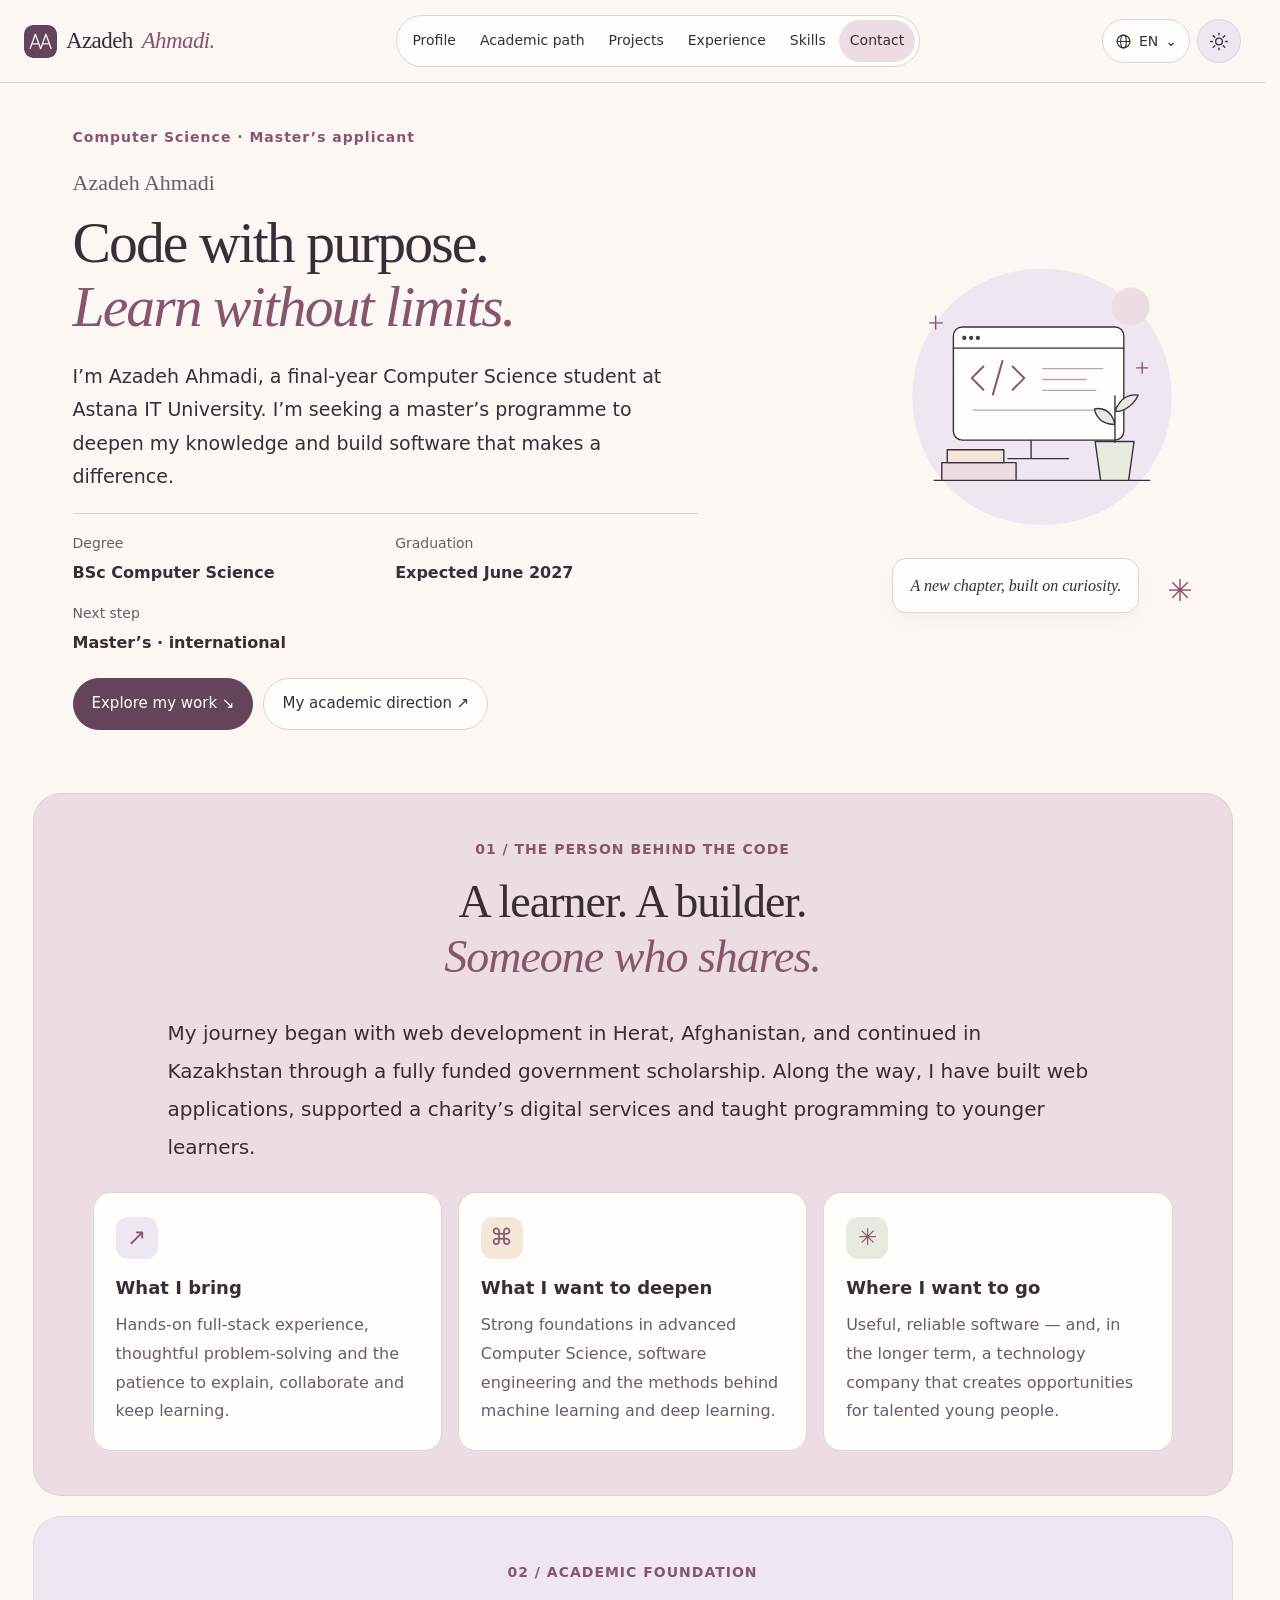
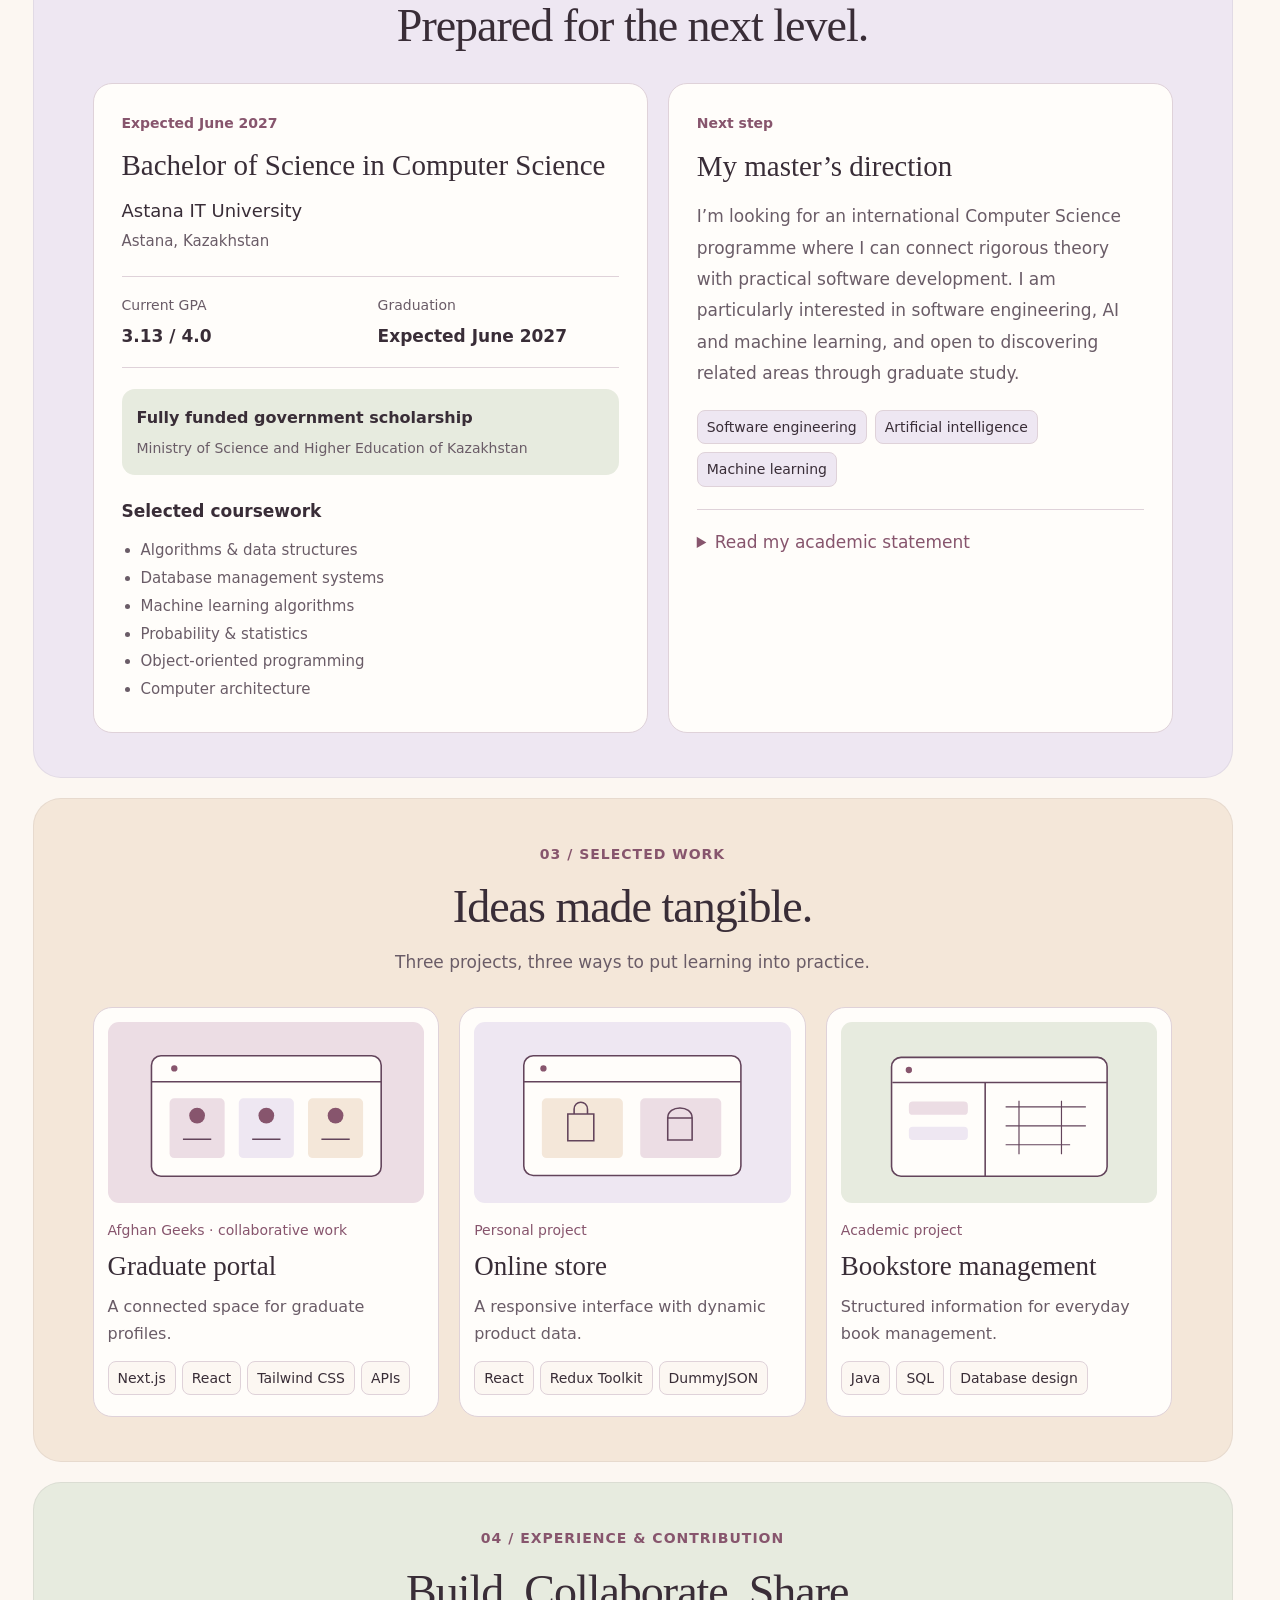
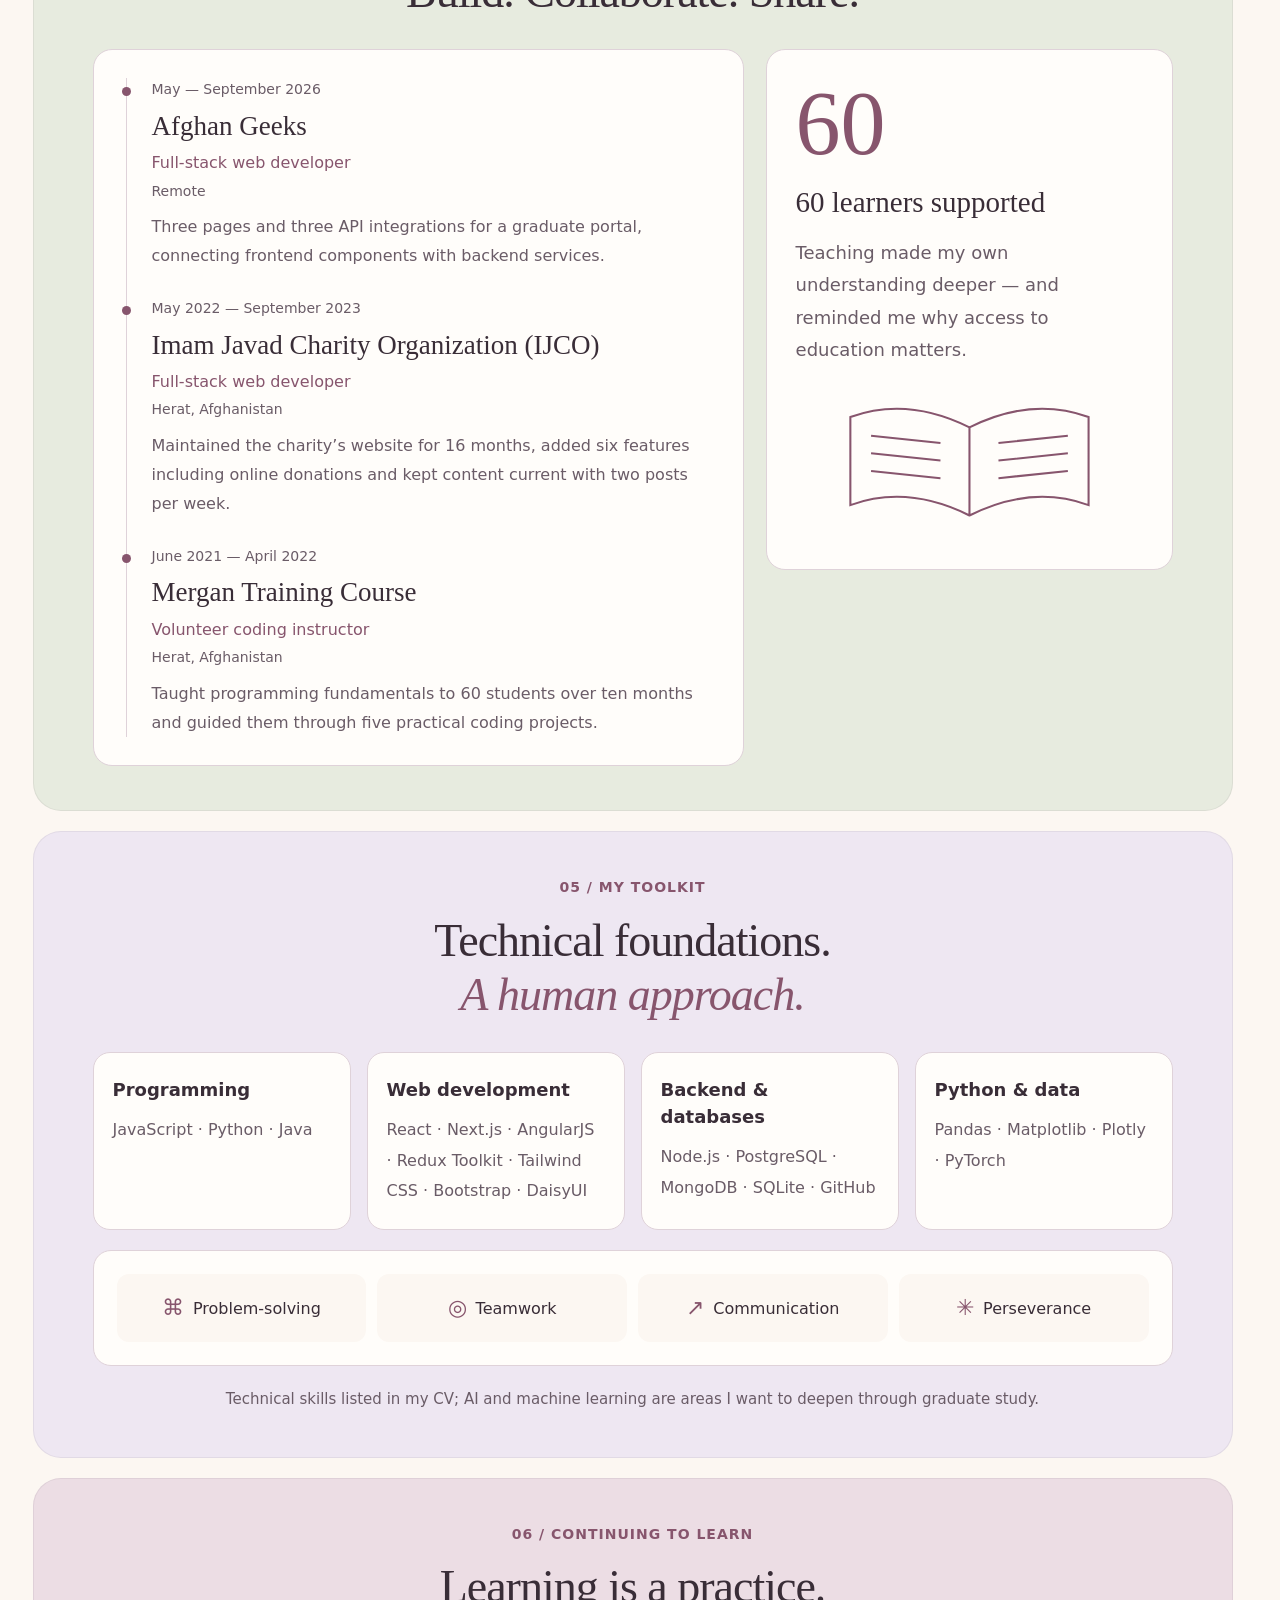
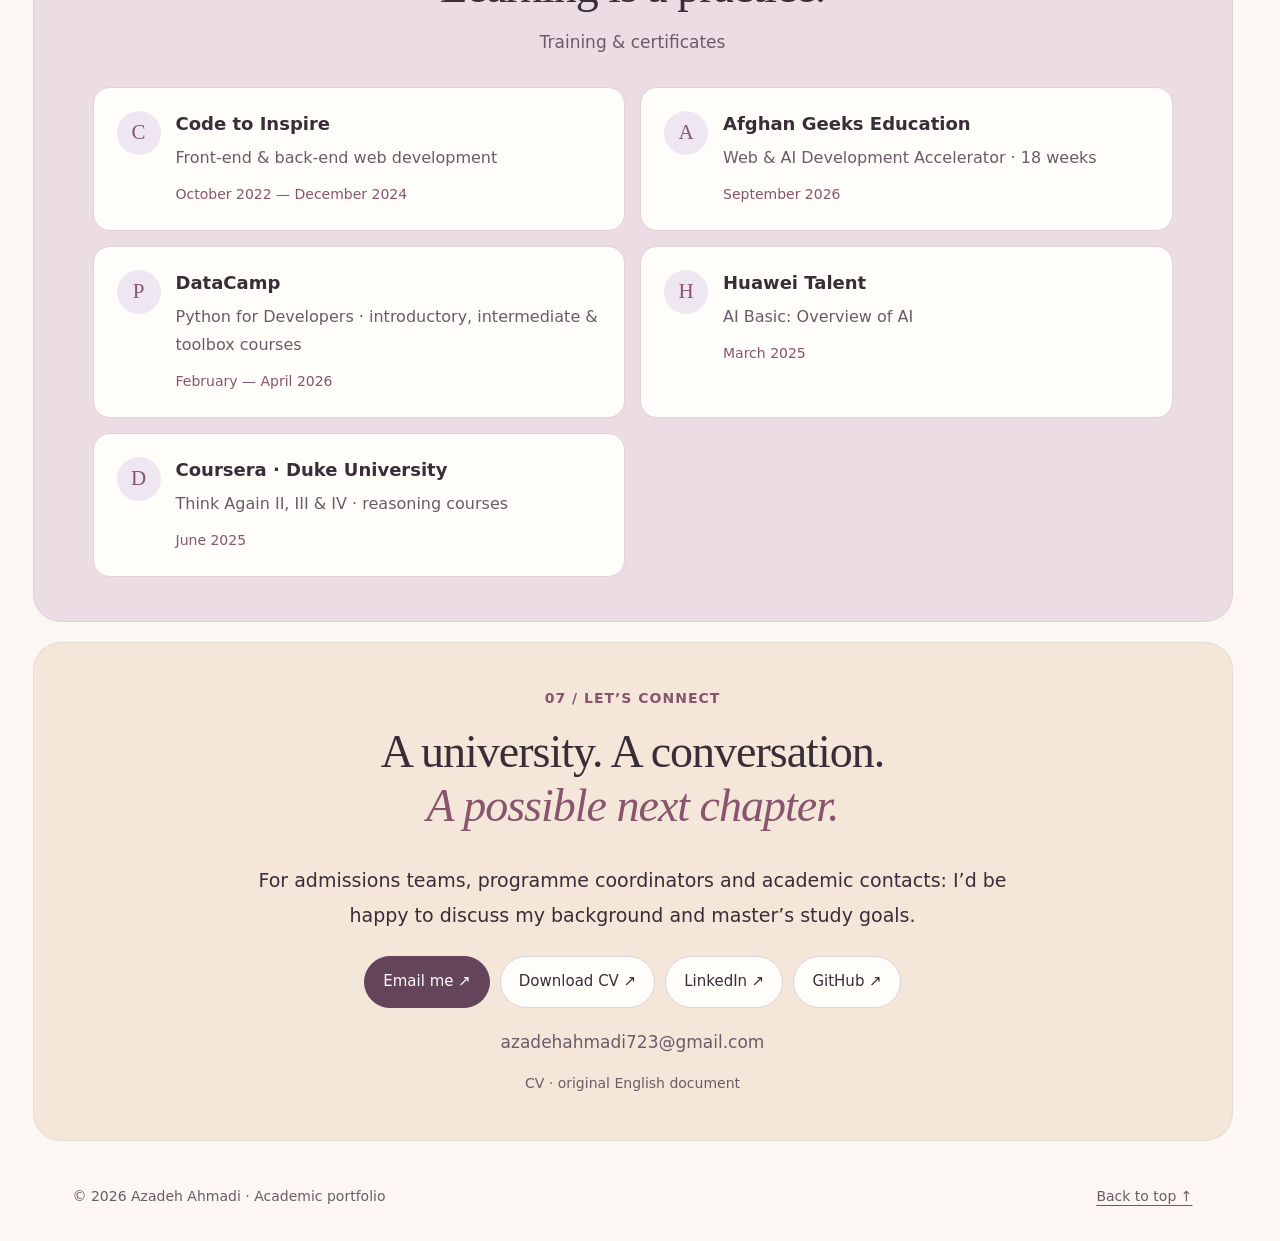
<file: index.html>
<!DOCTYPE html><html lang="en" dir="ltr" data-theme="light"><head><meta charset="utf-8"><meta name="viewport" content="width=device-width,initial-scale=1"><title>Azadeh Ahmadi | Computer Science · International Master’s Portfolio</title><link rel="canonical" href="https://azadehahmadi080.github.io/Portfolio-update/"><link rel="alternate" hreflang="en" href="https://azadehahmadi080.github.io/Portfolio-update/"><link rel="alternate" hreflang="fr" href="https://azadehahmadi080.github.io/Portfolio-update/fr/"><link rel="alternate" hreflang="fa-AF" href="https://azadehahmadi080.github.io/Portfolio-update/fa/"><link rel="alternate" hreflang="x-default" href="https://azadehahmadi080.github.io/Portfolio-update/"><meta name="author" content="Azadeh Ahmadi"><meta name="description" content="Azadeh Ahmadi, final-year Computer Science student at Astana IT University, presents her academic background, web projects and international master’s study goals."><meta name="robots" content="index, follow, max-image-preview:large"><meta name="theme-color" content="#63445b"><meta name="twitter:card" content="summary_large_image"><meta name="twitter:title" content="Azadeh Ahmadi | Computer Science · International Master’s Portfolio"><meta name="twitter:description" content="Azadeh Ahmadi, final-year Computer Science student at Astana IT University, presents her academic background, web projects and international master’s study goals."><meta name="twitter:image" content="https://azadehahmadi080.github.io/Portfolio-update/social-card.png"><meta name="twitter:image:alt" content="Azadeh Ahmadi — Computer Science master’s portfolio"><meta property="og:type" content="profile"><meta property="og:title" content="Azadeh Ahmadi | Computer Science · International Master’s Portfolio"><meta property="og:description" content="Azadeh Ahmadi, final-year Computer Science student at Astana IT University, presents her academic background, web projects and international master’s study goals."><meta property="og:url" content="https://azadehahmadi080.github.io/Portfolio-update/"><meta property="og:site_name" content="Azadeh Ahmadi — Academic Portfolio"><meta property="og:locale" content="en_GB"><meta property="og:image" content="https://azadehahmadi080.github.io/Portfolio-update/social-card.png"><meta property="og:image:width" content="1200"><meta property="og:image:height" content="630"><meta property="og:image:alt" content="Azadeh Ahmadi — Computer Science master’s portfolio"><meta property="profile:first_name" content="Azadeh"><meta property="profile:last_name" content="Ahmadi"><link rel="icon" href="./favicon.ico" sizes="16x16 32x32 48x48 64x64"><link rel="icon" type="image/png" sizes="96x96" href="./favicon-96.png"><link rel="apple-touch-icon" sizes="180x180" href="./apple-touch-icon.png"><script>try{document.documentElement.dataset.theme=localStorage.getItem("azadeh-theme")==="dark"?"dark":"light";}catch{}</script><link rel="manifest" href="./site.webmanifest"><link rel="stylesheet" href="./styles.css"><script type="application/ld+json">{"@context":"https://schema.org","@graph":[{"@type":"Person","@id":"https://azadehahmadi080.github.io/Portfolio-update/#azadeh","name":"Azadeh Ahmadi","alternateName":"آزاده احمدی","url":"https://azadehahmadi080.github.io/Portfolio-update/","email":"mailto:azadehahmadi723@gmail.com","jobTitle":"Computer Science student","affiliation":{"@type":"CollegeOrUniversity","name":"Astana IT University"},"sameAs":["https://www.linkedin.com/in/azadeh-ahmadi-073b42354/","https://github.com/azadehahmadi080"]},{"@type":"WebSite","@id":"https://azadehahmadi080.github.io/Portfolio-update/#website","name":"Azadeh Ahmadi — Academic Portfolio","url":"https://azadehahmadi080.github.io/Portfolio-update/","publisher":{"@id":"https://azadehahmadi080.github.io/Portfolio-update/#azadeh"},"inLanguage":["en","fr","fa-AF"]},{"@type":"ProfilePage","@id":"https://azadehahmadi080.github.io/Portfolio-update/#profilepage","url":"https://azadehahmadi080.github.io/Portfolio-update/","name":"Azadeh Ahmadi | Computer Science · International Master’s Portfolio","description":"Azadeh Ahmadi, final-year Computer Science student at Astana IT University, presents her academic background, web projects and international master’s study goals.","inLanguage":"en","mainEntity":{"@id":"https://azadehahmadi080.github.io/Portfolio-update/#azadeh"},"isPartOf":{"@id":"https://azadehahmadi080.github.io/Portfolio-update/#website"}}]}</script></head><body><a class="skip-link" href="#main">Skip to content</a><header class="site-header"><nav class="wrap header-inner" aria-label="Navigation"><a href="#" class="brand" aria-label="Azadeh Ahmadi"><img src="./logo.svg" alt="" width="33" height="33">Azadeh <em>Ahmadi.</em></a><div class="desktop-nav"><a href="#profile">Profile</a><a href="#academics">Academic path</a><a href="#projects">Projects</a><a href="#experience">Experience</a><a href="#skills">Skills</a><a href="#contact">Contact</a></div><div class="nav-tools"><details class="language-menu"><summary aria-label="Choose language"><svg viewBox="0 0 24 24" fill="none" stroke="currentColor" stroke-width="1.6" stroke-linecap="round" aria-hidden="true"><circle cx="12" cy="12" r="9"/><ellipse cx="12" cy="12" rx="4" ry="9"/><path d="M3 12H21"/></svg><span>EN</span><span aria-hidden="true">⌄</span></summary><div class="language-options"><a href="./" aria-label="English" lang="en" aria-current="page"><span>English</span><small>EN</small></a><a href="./fr/" aria-label="Français" lang="fr"><span>Français</span><small>FR</small></a><a href="./fa/" aria-label="دری / فارسی" lang="fa-AF" dir="rtl"><span>دری / فارسی</span><small>FA</small></a></div></details><button type="button" class="theme-toggle" id="theme-toggle" aria-label="Switch theme" aria-pressed="false"><svg viewBox="0 0 24 24" fill="none" stroke="currentColor" stroke-width="1.6" stroke-linecap="round" aria-hidden="true"><circle cx="12" cy="12" r="4"/><path d="M12 2V4M12 20V22M2 12H4M20 12H22M5 5L7 7M17 17L19 19M5 19L7 17M17 7L19 5"/></svg></button><button type="button" class="menu-trigger" id="menu-trigger" aria-label="Open menu" aria-haspopup="dialog" aria-controls="mobile-menu" aria-expanded="false"><svg viewBox="0 0 24 24" fill="none" stroke="currentColor" stroke-width="1.6" stroke-linecap="round" aria-hidden="true"><path d="M4 7H20M4 12H16M4 17H20"/></svg></button></div></nav></header><main id="main"><section class="hero"><div class="wrap hero-layout"><div class="hero-copy"><span class="eyebrow">Computer Science · Master’s applicant</span><p class="hero-name">Azadeh Ahmadi</p><h1>Code with purpose.<br><em>Learn without limits.</em></h1><p class="hero-intro">I’m Azadeh Ahmadi, a final-year Computer Science student at Astana IT University. I’m seeking a master’s programme to deepen my knowledge and build software that makes a difference.</p><dl class="hero-facts"><div><dt>Degree</dt><dd>BSc Computer Science</dd></div><div><dt>Graduation</dt><dd>Expected June 2027</dd></div><div><dt>Next step</dt><dd>Master’s · international</dd></div></dl><div class="hero-actions"><a class="button" href="#projects">Explore my work ↘</a><a class="button secondary" href="#academics">My academic direction ↗</a></div></div><figure class="hero-art"><svg viewBox="0 0 440 430" role="img" aria-label="An illustrated workspace with books, code and a growing plant" xmlns="http://www.w3.org/2000/svg"><rect x="30" y="25" width="380" height="375" rx="185" fill="var(--lavender)"/><circle cx="350" cy="80" r="28" fill="var(--rose)"/><g fill="none" stroke="var(--ink)" stroke-width="2" stroke-linecap="round" stroke-linejoin="round"><path d="M62 335H378"/><rect x="90" y="110" width="250" height="166" rx="13" fill="var(--card)"/><path d="M90 141H340"/><circle cx="106" cy="126" r="2" fill="var(--accent)"/><circle cx="116" cy="126" r="2" fill="var(--accent)"/><circle cx="126" cy="126" r="2" fill="var(--accent)"/><path d="M134 168L117 185L134 202M177 168L194 185L177 202M162 160L148 209" stroke="var(--accent)" stroke-width="3"/><path d="M221 171H309M221 187H285M221 203H299M119 232H305" stroke="var(--soft-stroke)"/><path d="M204 276V303M170 303H259"/><path d="M73 335V309H182V335Z" fill="var(--rose)"/><path d="M81 309V290H164V309Z" fill="var(--peach)"/><path d="M306 335L298 278H355L347 335Z" fill="var(--sage)"/><path d="M327 279V211M327 253C299 253 297 230 297 230C323 226 327 253 327 253ZM327 234C351 234 361 210 361 210C335 206 327 234 327 234Z" fill="var(--sage)"/><path d="M64 94V113M55 104H74M367 162V178M359 170H375" stroke="var(--accent)"/></g></svg><figcaption class="art-note">A new chapter, built on curiosity.</figcaption><div class="art-signature"><span>Computer Science / Class of 2027</span><span class="star" aria-hidden="true">✳</span></div></figure></div></section><section class="section profile-section" id="profile"><div class="wrap"><div class="section-heading"><span class="eyebrow">01 / THE PERSON BEHIND THE CODE</span><h2>A learner. A builder.<br><em>Someone who shares.</em></h2></div><p class="about-intro">My journey began with web development in Herat, Afghanistan, and continued in Kazakhstan through a fully funded government scholarship. Along the way, I have built web applications, supported a charity’s digital services and taught programming to younger learners.</p><div class="contribution-grid"><article class="contribution-card"><span class="card-icon" aria-hidden="true">↗</span><h3>What I bring</h3><p>Hands-on full-stack experience, thoughtful problem-solving and the patience to explain, collaborate and keep learning.</p></article><article class="contribution-card"><span class="card-icon" aria-hidden="true">⌘</span><h3>What I want to deepen</h3><p>Strong foundations in advanced Computer Science, software engineering and the methods behind machine learning and deep learning.</p></article><article class="contribution-card"><span class="card-icon" aria-hidden="true">✳</span><h3>Where I want to go</h3><p>Useful, reliable software — and, in the longer term, a technology company that creates opportunities for talented young people.</p></article></div></div></section><section class="section academic-section" id="academics"><div class="wrap"><div class="section-heading"><span class="eyebrow">02 / ACADEMIC FOUNDATION</span><h2>Prepared for the next level.</h2></div><div class="academic-grid"><article class="degree-card"><span class="card-kicker">Expected June 2027</span><h3>Bachelor of Science in Computer Science</h3><p class="institution">Astana IT University</p><p class="location">Astana, Kazakhstan</p><div class="academic-numbers"><div><span>Current GPA</span><strong dir="ltr">3.13 / 4.0</strong></div><div><span>Graduation</span><strong>Expected June 2027</strong></div></div><div class="scholarship"><h4>Fully funded government scholarship</h4><p>Ministry of Science and Higher Education of Kazakhstan</p></div><h4>Selected coursework</h4><ul class="course-list"><li>Algorithms &amp; data structures</li><li>Database management systems</li><li>Machine learning algorithms</li><li>Probability &amp; statistics</li><li>Object-oriented programming</li><li>Computer architecture</li></ul></article><article class="direction-card"><span class="card-kicker">Next step</span><h3>My master’s direction</h3><p>I’m looking for an international Computer Science programme where I can connect rigorous theory with practical software development. I am particularly interested in software engineering, AI and machine learning, and open to discovering related areas through graduate study.</p><div class="interest-tags"><span>Software engineering</span><span>Artificial intelligence</span><span>Machine learning</span></div><details class="statement"><summary>Read my academic statement</summary><h4>Why graduate study</h4><p>My studies and development experience have shown me how much there is to explore beyond building an application. I want to understand advanced concepts, strengthen my technical judgement and learn how intelligent systems can support real-world needs.</p><h4>Learning through contribution</h4><p>Developing websites and teaching programming have strengthened my resilience, teamwork and communication. I would bring this practical perspective and willingness to contribute to a university community.</p><small>This profile is intended for international master’s applications; programme-specific motivation can be discussed with each university.</small></details></article></div></div></section><section class="section projects-section" id="projects"><div class="wrap"><div class="section-heading"><span class="eyebrow">03 / SELECTED WORK</span><h2>Ideas made tangible.</h2><p class="section-note">Three projects, three ways to put learning into practice.</p></div><div class="project-grid"><article class="project"><button type="button" class="project-cover" data-project="graduates" aria-controls="project-graduates" aria-haspopup="dialog" aria-label="Project details · Graduate portal"><svg viewBox="0 0 400 230" aria-hidden="true"><rect x="54" y="43" width="292" height="153" rx="12" fill="var(--card)" stroke="currentColor" stroke-width="2"/><path d="M54 76H346" fill="none" stroke="currentColor" stroke-width="2"/><circle cx="83" cy="59" r="4" fill="var(--accent)"/><rect x="77" y="97" width="70" height="76" rx="6" fill="var(--rose)"/><rect x="165" y="97" width="70" height="76" rx="6" fill="var(--lavender)"/><rect x="253" y="97" width="70" height="76" rx="6" fill="var(--peach)"/><g fill="var(--accent)"><circle cx="112" cy="119" r="10"/><circle cx="200" cy="119" r="10"/><circle cx="288" cy="119" r="10"/></g><path d="M94 149H130M182 149H218M270 149H306" stroke="currentColor" stroke-width="2"/></svg><span class="project-open">Explore project ↗</span></button><span class="project-type">Afghan Geeks · collaborative work</span><h3>Graduate portal</h3><p>A connected space for graduate profiles.</p><div class="tags"><span>Next.js</span><span>React</span><span>Tailwind CSS</span><span>APIs</span></div></article><article class="project"><button type="button" class="project-cover" data-project="store" aria-controls="project-store" aria-haspopup="dialog" aria-label="Project details · Online store"><svg viewBox="0 0 400 230" aria-hidden="true"><rect x="62" y="43" width="276" height="152" rx="12" fill="var(--card)" stroke="currentColor" stroke-width="2"/><path d="M62 76H338" stroke="currentColor" stroke-width="2"/><rect x="85" y="97" width="103" height="76" rx="6" fill="var(--peach)"/><rect x="210" y="97" width="103" height="76" rx="6" fill="var(--rose)"/><path d="M118 117H151V151H118ZM126 117V111C126 99 143 99 143 111V117M245 122H276V150H245ZM245 122C245 105 276 105 276 122" fill="none" stroke="currentColor" stroke-width="2"/><circle cx="87" cy="59" r="4" fill="var(--accent)"/></svg><span class="project-open">Explore project ↗</span></button><span class="project-type">Personal project</span><h3>Online store</h3><p>A responsive interface with dynamic product data.</p><div class="tags"><span>React</span><span>Redux Toolkit</span><span>DummyJSON</span></div></article><article class="project"><button type="button" class="project-cover" data-project="books" aria-controls="project-books" aria-haspopup="dialog" aria-label="Project details · Bookstore management"><svg viewBox="0 0 400 230" aria-hidden="true"><rect x="63" y="45" width="274" height="151" rx="12" fill="var(--card)" stroke="currentColor" stroke-width="2"/><path d="M64 77H337M182 78V196" stroke="currentColor" stroke-width="2"/><rect x="85" y="101" width="75" height="17" rx="5" fill="var(--rose)"/><rect x="85" y="133" width="75" height="17" rx="5" fill="var(--lavender)"/><path d="M208 108H310M208 132H310M208 156H290M225 100V168M279 100V168" stroke="currentColor" stroke-width="1.5"/><circle cx="85" cy="61" r="4" fill="var(--accent)"/></svg><span class="project-open">Explore project ↗</span></button><span class="project-type">Academic project</span><h3>Bookstore management</h3><p>Structured information for everyday book management.</p><div class="tags"><span>Java</span><span>SQL</span><span>Database design</span></div></article></div></div></section><section class="section experience-section" id="experience"><div class="wrap"><div class="section-heading"><span class="eyebrow">04 / EXPERIENCE &amp; CONTRIBUTION</span><h2>Build. Collaborate. Share.</h2></div><div class="experience-grid"><div class="timeline"><article><time datetime="2026-05">May — September 2026</time><h3>Afghan Geeks</h3><p class="role">Full-stack web developer</p><span class="place">Remote</span><p>Three pages and three API integrations for a graduate portal, connecting frontend components with backend services.</p></article><article><time datetime="2022-05">May 2022 — September 2023</time><h3>Imam Javad Charity Organization (IJCO)</h3><p class="role">Full-stack web developer</p><span class="place">Herat, Afghanistan</span><p>Maintained the charity’s website for 16 months, added six features including online donations and kept content current with two posts per week.</p></article><article><time datetime="2021-06">June 2021 — April 2022</time><h3>Mergan Training Course</h3><p class="role">Volunteer coding instructor</p><span class="place">Herat, Afghanistan</span><p>Taught programming fundamentals to 60 students over ten months and guided them through five practical coding projects.</p></article></div><aside class="teaching-note"><span class="big-number" aria-hidden="true">60</span><h3>60 learners supported</h3><p>Teaching made my own understanding deeper — and reminded me why access to education matters.</p><svg viewBox="0 0 300 140" aria-hidden="true" fill="none" stroke="var(--accent)" stroke-width="2"><path d="M35 30Q90 10 150 40Q210 10 265 30V115Q210 95 150 125Q90 95 35 115ZM150 40V125M55 48L122 55M55 65L122 72M55 82L122 89M178 55L245 48M178 72L245 65M178 89L245 82"/></svg></aside></div></div></section><section class="section skills-section" id="skills"><div class="wrap"><div class="section-heading"><span class="eyebrow">05 / MY TOOLKIT</span><h2>Technical foundations.<br><em>A human approach.</em></h2></div><div class="skills-grid"><article class="skill"><h3>Programming</h3><p dir="ltr">JavaScript · Python · Java</p></article><article class="skill"><h3>Web development</h3><p dir="ltr">React · Next.js · AngularJS · Redux Toolkit · Tailwind CSS · Bootstrap · DaisyUI</p></article><article class="skill"><h3>Backend &amp; databases</h3><p dir="ltr">Node.js · PostgreSQL · MongoDB · SQLite · GitHub</p></article><article class="skill"><h3>Python &amp; data</h3><p dir="ltr">Pandas · Matplotlib · Plotly · PyTorch</p></article></div><div class="people-box"><div class="people-grid"><div class="people-card"><span aria-hidden="true">⌘</span><span>Problem-solving</span></div><div class="people-card"><span aria-hidden="true">◎</span><span>Teamwork</span></div><div class="people-card"><span aria-hidden="true">↗</span><span>Communication</span></div><div class="people-card"><span aria-hidden="true">✳</span><span>Perseverance</span></div></div></div><p class="skills-note">Technical skills listed in my CV; AI and machine learning are areas I want to deepen through graduate study.</p></div></section><section class="section training-section" id="learning"><div class="wrap"><div class="section-heading"><span class="eyebrow">06 / CONTINUING TO LEARN</span><h2>Learning is a practice.</h2><p class="section-note">Training &amp; certificates</p></div><div class="training-grid"><article class="training-card"><span class="training-mark" aria-hidden="true">C</span><div><h3>Code to Inspire</h3><p>Front-end &amp; back-end web development</p><time>October 2022 — December 2024</time></div></article><article class="training-card"><span class="training-mark" aria-hidden="true">A</span><div><h3>Afghan Geeks Education</h3><p>Web &amp; AI Development Accelerator · 18 weeks</p><time>September 2026</time></div></article><article class="training-card"><span class="training-mark" aria-hidden="true">P</span><div><h3>DataCamp</h3><p>Python for Developers · introductory, intermediate &amp; toolbox courses</p><time>February — April 2026</time></div></article><article class="training-card"><span class="training-mark" aria-hidden="true">H</span><div><h3>Huawei Talent</h3><p>AI Basic: Overview of AI</p><time>March 2025</time></div></article><article class="training-card"><span class="training-mark" aria-hidden="true">D</span><div><h3>Coursera · Duke University</h3><p>Think Again II, III &amp; IV · reasoning courses</p><time>June 2025</time></div></article></div></div></section><section class="section contact-section" id="contact"><div class="wrap"><div class="section-heading"><span class="eyebrow">07 / LET’S CONNECT</span><h2>A university. A conversation.<br><em>A possible next chapter.</em></h2></div><p class="contact-copy">For admissions teams, programme coordinators and academic contacts: I’d be happy to discuss my background and master’s study goals.</p><div class="contact-actions"><a class="button" href="mailto:azadehahmadi723@gmail.com?subject=Computer%20Science%20Master%27s%20opportunity">Email me ↗</a><a class="button secondary" href="./documents/azadeh-ahmadi-cv.pdf" target="_blank" rel="noopener">Download CV ↗</a><a class="button secondary" href="https://www.linkedin.com/in/azadeh-ahmadi-073b42354/" target="_blank" rel="noopener">LinkedIn ↗</a><a class="button secondary" href="https://github.com/azadehahmadi080" target="_blank" rel="noopener">GitHub ↗</a></div><a class="email-address" href="mailto:azadehahmadi723@gmail.com?subject=Computer%20Science%20Master%27s%20opportunity">azadehahmadi723@gmail.com</a><small class="document-note">CV · original English document</small></div></section></main><footer class="wrap site-footer"><span>© 2026 Azadeh Ahmadi · Academic portfolio</span><a href="#">Back to top ↑</a></footer><dialog class="project-dialog" id="project-graduates" aria-labelledby="title-graduates"><div class="dialog-top"><span>Afghan Geeks · collaborative work</span><button type="button" class="dialog-close" aria-label="Close project">×</button></div><h2 id="title-graduates">Graduate portal</h2><figure class="dialog-visual"><svg viewBox="0 0 400 230" aria-hidden="true"><rect x="54" y="43" width="292" height="153" rx="12" fill="var(--card)" stroke="currentColor" stroke-width="2"/><path d="M54 76H346" fill="none" stroke="currentColor" stroke-width="2"/><circle cx="83" cy="59" r="4" fill="var(--accent)"/><rect x="77" y="97" width="70" height="76" rx="6" fill="var(--rose)"/><rect x="165" y="97" width="70" height="76" rx="6" fill="var(--lavender)"/><rect x="253" y="97" width="70" height="76" rx="6" fill="var(--peach)"/><g fill="var(--accent)"><circle cx="112" cy="119" r="10"/><circle cx="200" cy="119" r="10"/><circle cx="288" cy="119" r="10"/></g><path d="M94 149H130M182 149H218M270 149H306" stroke="currentColor" stroke-width="2"/></svg><figcaption>Project illustration</figcaption></figure><section class="dialog-section"><h3>Goal</h3><p>Build a graduate website with a clear path from the home page to graduate profiles and individual details.</p></section><section class="dialog-section"><h3>My contribution</h3><p>Designed and developed three pages — Home, Graduate and Graduate Details — and integrated three APIs connecting the frontend with backend services.</p></section><section class="dialog-section dialog-result"><h3>What the work demonstrates</h3><p>Full-stack development, API integration, data flow and collaboration within a development project.</p></section><section class="dialog-section"><h3>Tools &amp; technologies</h3><div class="tags"><span>Next.js</span><span>React</span><span>Tailwind CSS</span><span>APIs</span></div></section><div class="dialog-actions"><a class="button" href="https://github.com/azadehahmadi080" target="_blank" rel="noopener">Visit my GitHub profile ↗</a></div></dialog><dialog class="project-dialog" id="project-store" aria-labelledby="title-store"><div class="dialog-top"><span>Personal project</span><button type="button" class="dialog-close" aria-label="Close project">×</button></div><h2 id="title-store">Online store</h2><figure class="dialog-visual"><svg viewBox="0 0 400 230" aria-hidden="true"><rect x="62" y="43" width="276" height="152" rx="12" fill="var(--card)" stroke="currentColor" stroke-width="2"/><path d="M62 76H338" stroke="currentColor" stroke-width="2"/><rect x="85" y="97" width="103" height="76" rx="6" fill="var(--peach)"/><rect x="210" y="97" width="103" height="76" rx="6" fill="var(--rose)"/><path d="M118 117H151V151H118ZM126 117V111C126 99 143 99 143 111V117M245 122H276V150H245ZM245 122C245 105 276 105 276 122" fill="none" stroke="currentColor" stroke-width="2"/><circle cx="87" cy="59" r="4" fill="var(--accent)"/></svg><figcaption>Project illustration</figcaption></figure><section class="dialog-section"><h3>Goal</h3><p>Build a responsive e-commerce application and work with product information from an external API.</p></section><section class="dialog-section"><h3>My contribution</h3><p>Developed the interface with React, managed application state with Redux Toolkit and integrated the DummyJSON API to fetch and display products.</p></section><section class="dialog-section dialog-result"><h3>What the work demonstrates</h3><p>Component-based interfaces, state management, API consumption and responsive web development.</p></section><section class="dialog-section"><h3>Tools &amp; technologies</h3><div class="tags"><span>React</span><span>Redux Toolkit</span><span>DummyJSON</span></div></section><div class="dialog-actions"><a class="button" href="https://github.com/azadehahmadi080" target="_blank" rel="noopener">Visit my GitHub profile ↗</a></div></dialog><dialog class="project-dialog" id="project-books" aria-labelledby="title-books"><div class="dialog-top"><span>Academic project</span><button type="button" class="dialog-close" aria-label="Close project">×</button></div><h2 id="title-books">Bookstore management</h2><figure class="dialog-visual"><svg viewBox="0 0 400 230" aria-hidden="true"><rect x="63" y="45" width="274" height="151" rx="12" fill="var(--card)" stroke="currentColor" stroke-width="2"/><path d="M64 77H337M182 78V196" stroke="currentColor" stroke-width="2"/><rect x="85" y="101" width="75" height="17" rx="5" fill="var(--rose)"/><rect x="85" y="133" width="75" height="17" rx="5" fill="var(--lavender)"/><path d="M208 108H310M208 132H310M208 156H290M225 100V168M279 100V168" stroke="currentColor" stroke-width="1.5"/><circle cx="85" cy="61" r="4" fill="var(--accent)"/></svg><figcaption>Project illustration</figcaption></figure><section class="dialog-section"><h3>Goal</h3><p>Organise and manage bookstore information through a Java application backed by structured data.</p></section><section class="dialog-section"><h3>My contribution</h3><p>Developed the book management system in Java and designed a SQL database schema to organise and store book-related information.</p></section><section class="dialog-section dialog-result"><h3>What the work demonstrates</h3><p>Object-oriented programming, database modelling and connecting application logic to a data structure.</p></section><section class="dialog-section"><h3>Tools &amp; technologies</h3><div class="tags"><span>Java</span><span>SQL</span><span>Database design</span></div></section><div class="dialog-actions"><a class="button" href="https://github.com/azadehahmadi080" target="_blank" rel="noopener">Visit my GitHub profile ↗</a></div></dialog><dialog class="mobile-sheet" id="mobile-menu" aria-labelledby="sheet-title"><div class="sheet-handle" aria-hidden="true"></div><div class="sheet-heading"><h2 id="sheet-title">Navigation</h2><button type="button" class="sheet-close" aria-label="Close menu">×</button></div><div class="sheet-links"><a href="#profile">Profile</a><a href="#academics">Academic path</a><a href="#projects">Projects</a><a href="#experience">Experience</a><a href="#skills">Skills</a><a href="#contact">Contact</a></div><div class="sheet-actions"><a class="button secondary" href="./documents/azadeh-ahmadi-cv.pdf" target="_blank" rel="noopener">Download CV ↗</a><a class="button" href="mailto:azadehahmadi723@gmail.com?subject=Computer%20Science%20Master%27s%20opportunity">Email me ↗</a></div></dialog><script id="ui-labels" type="application/json">{"switchTheme":"Switch theme","light":"Light","dark":"Dark"}</script><script src="./site.js" defer></script></body></html>
</file>
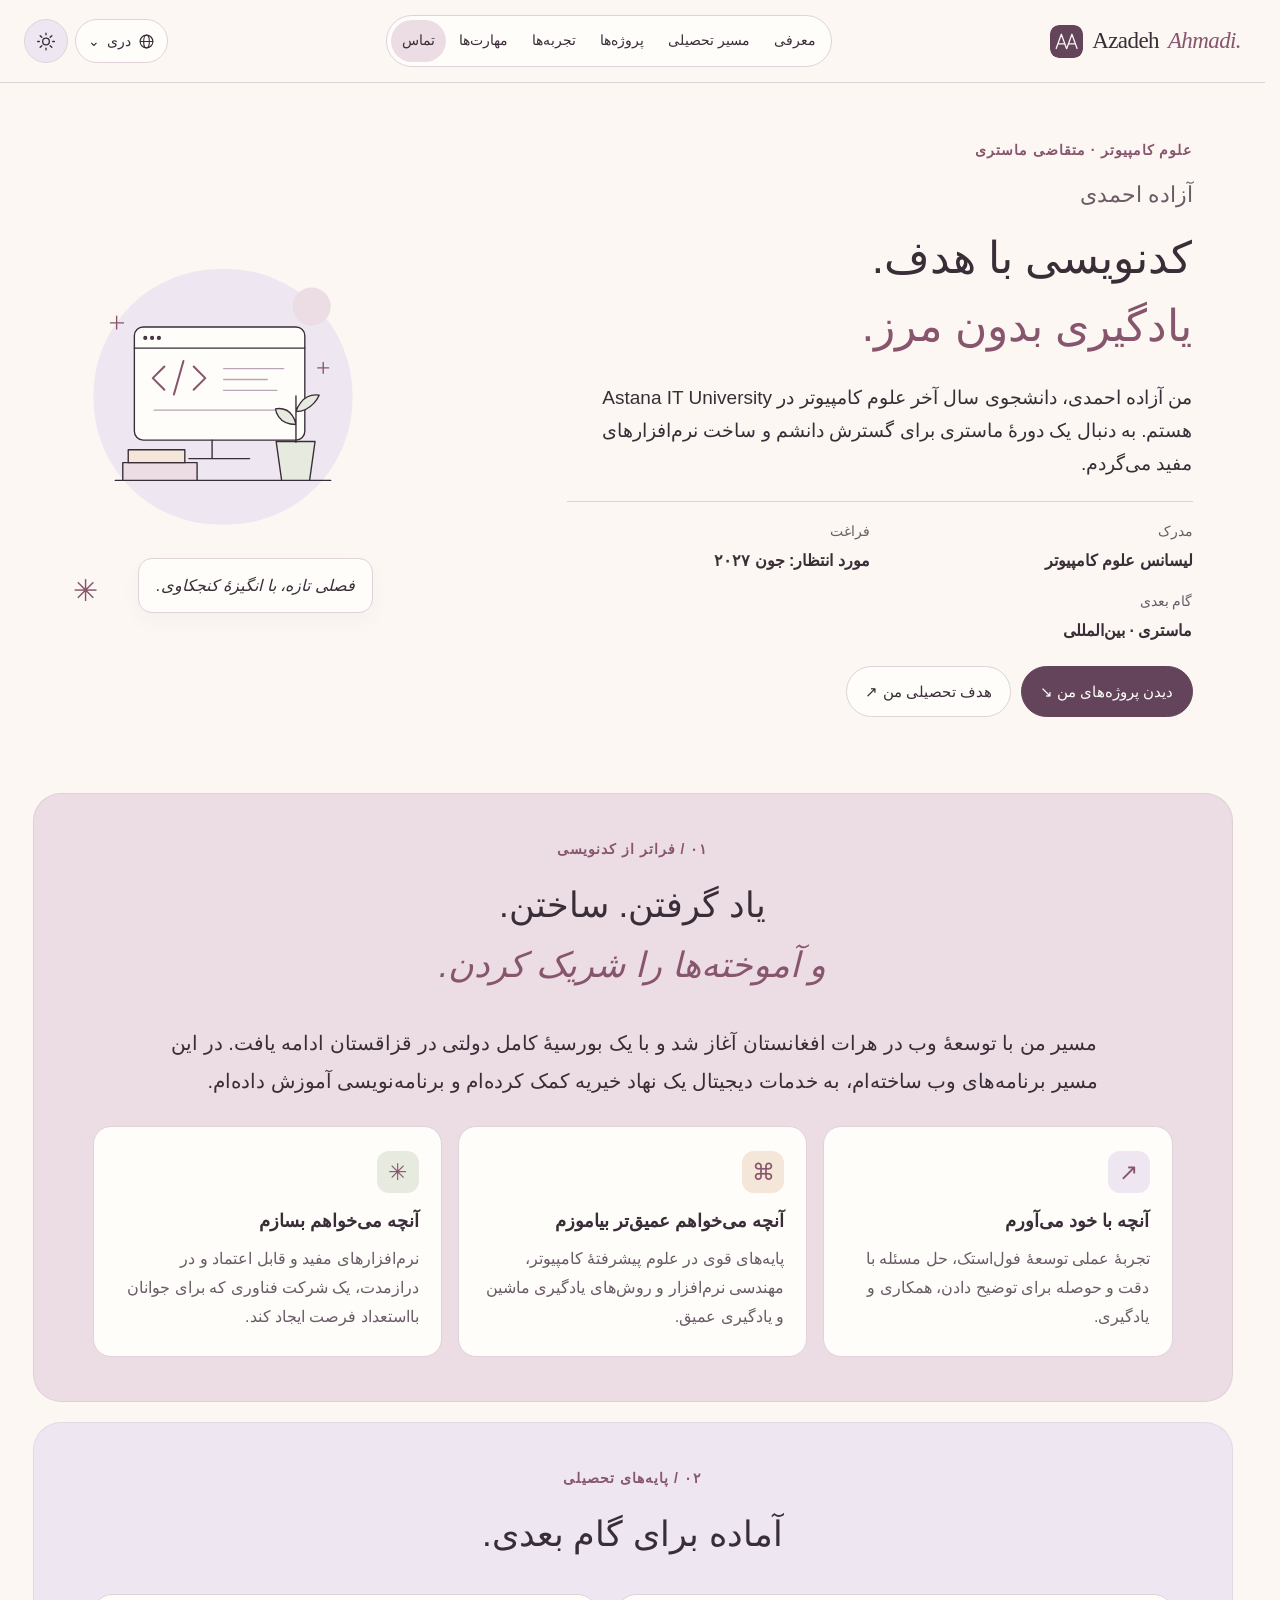
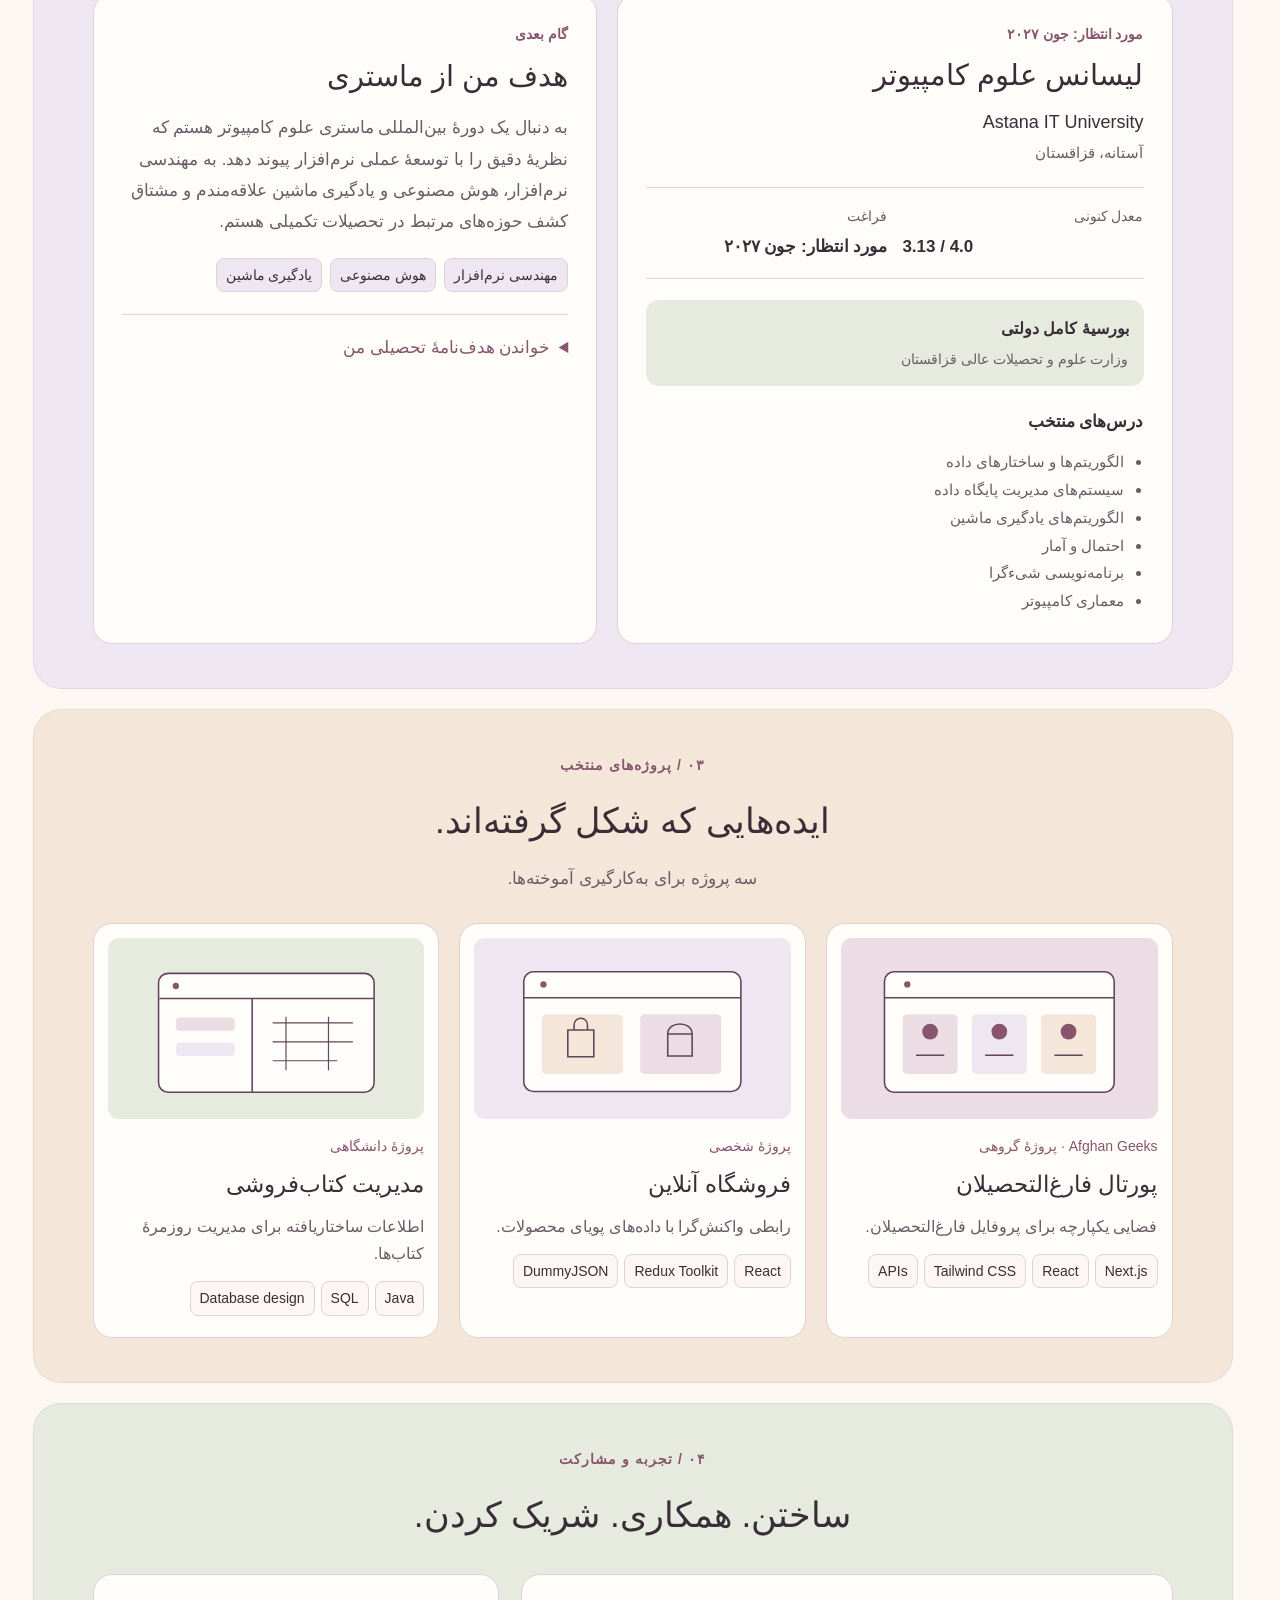
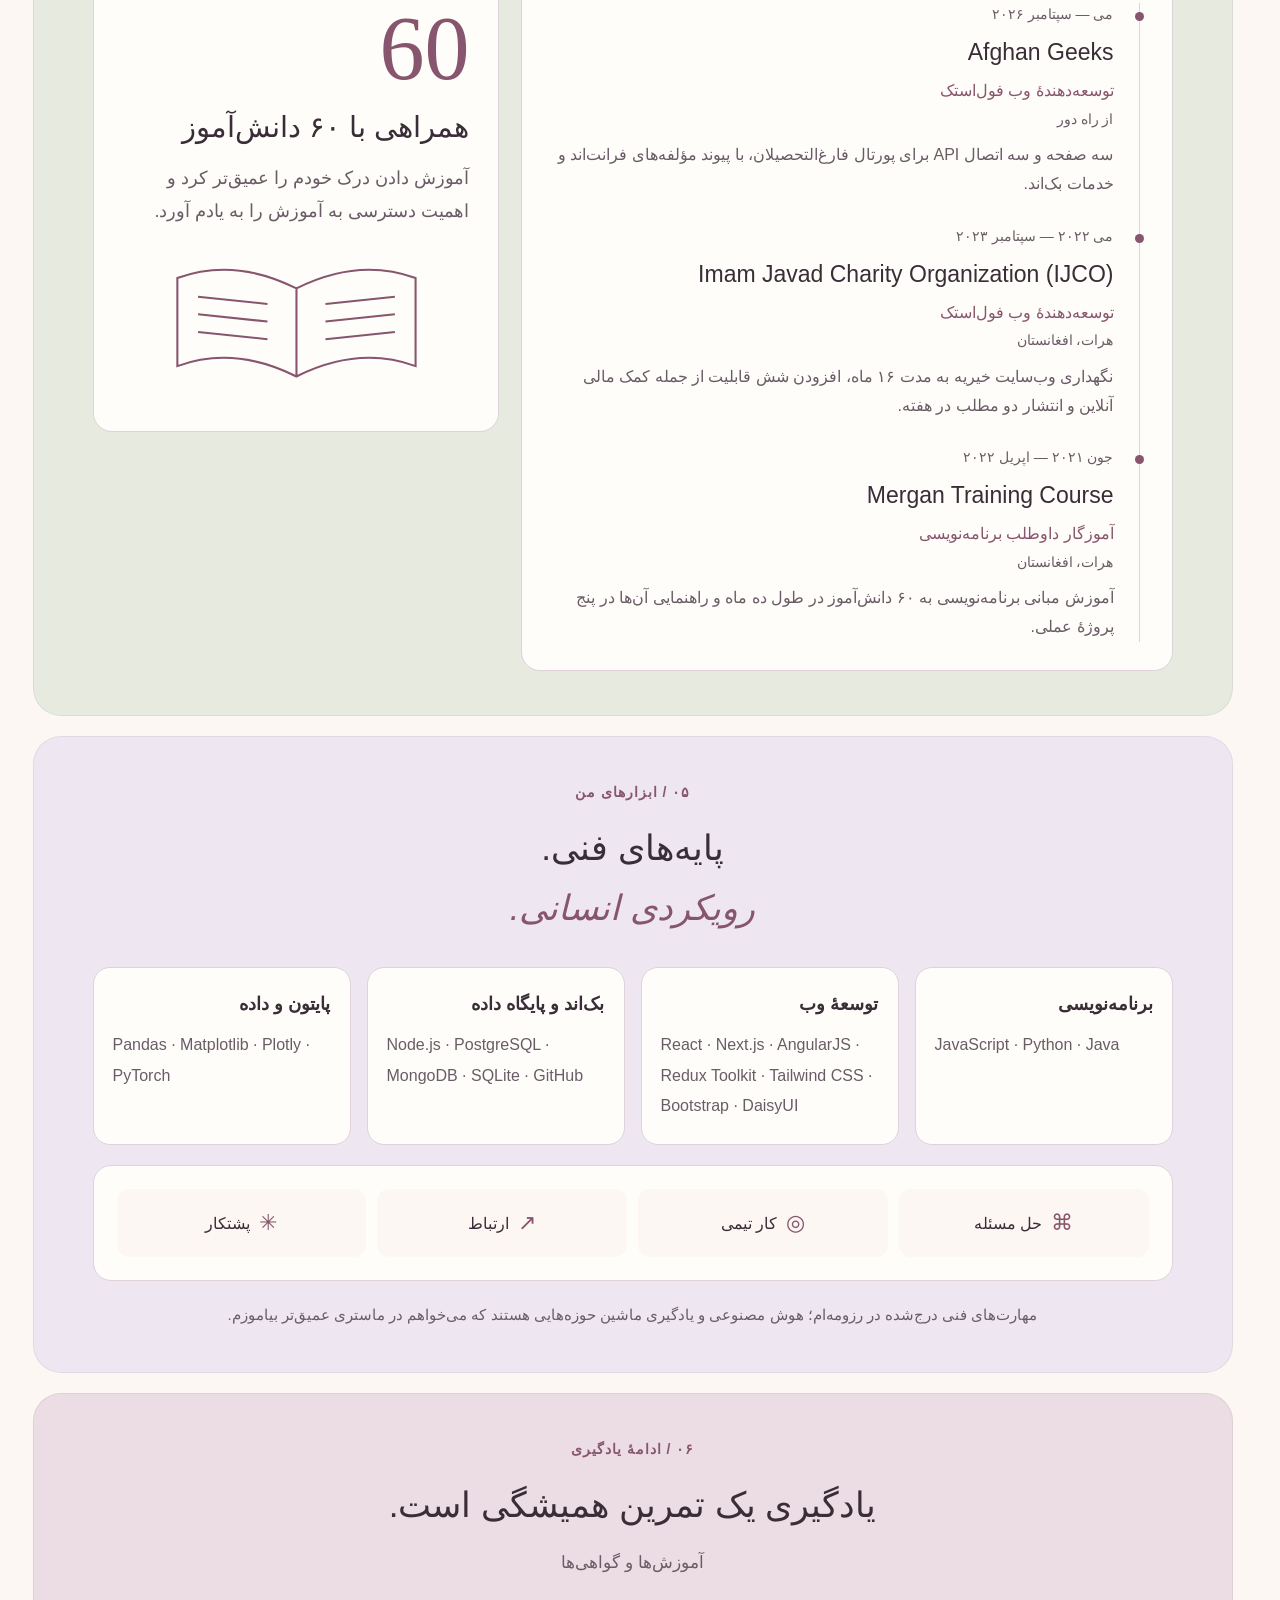
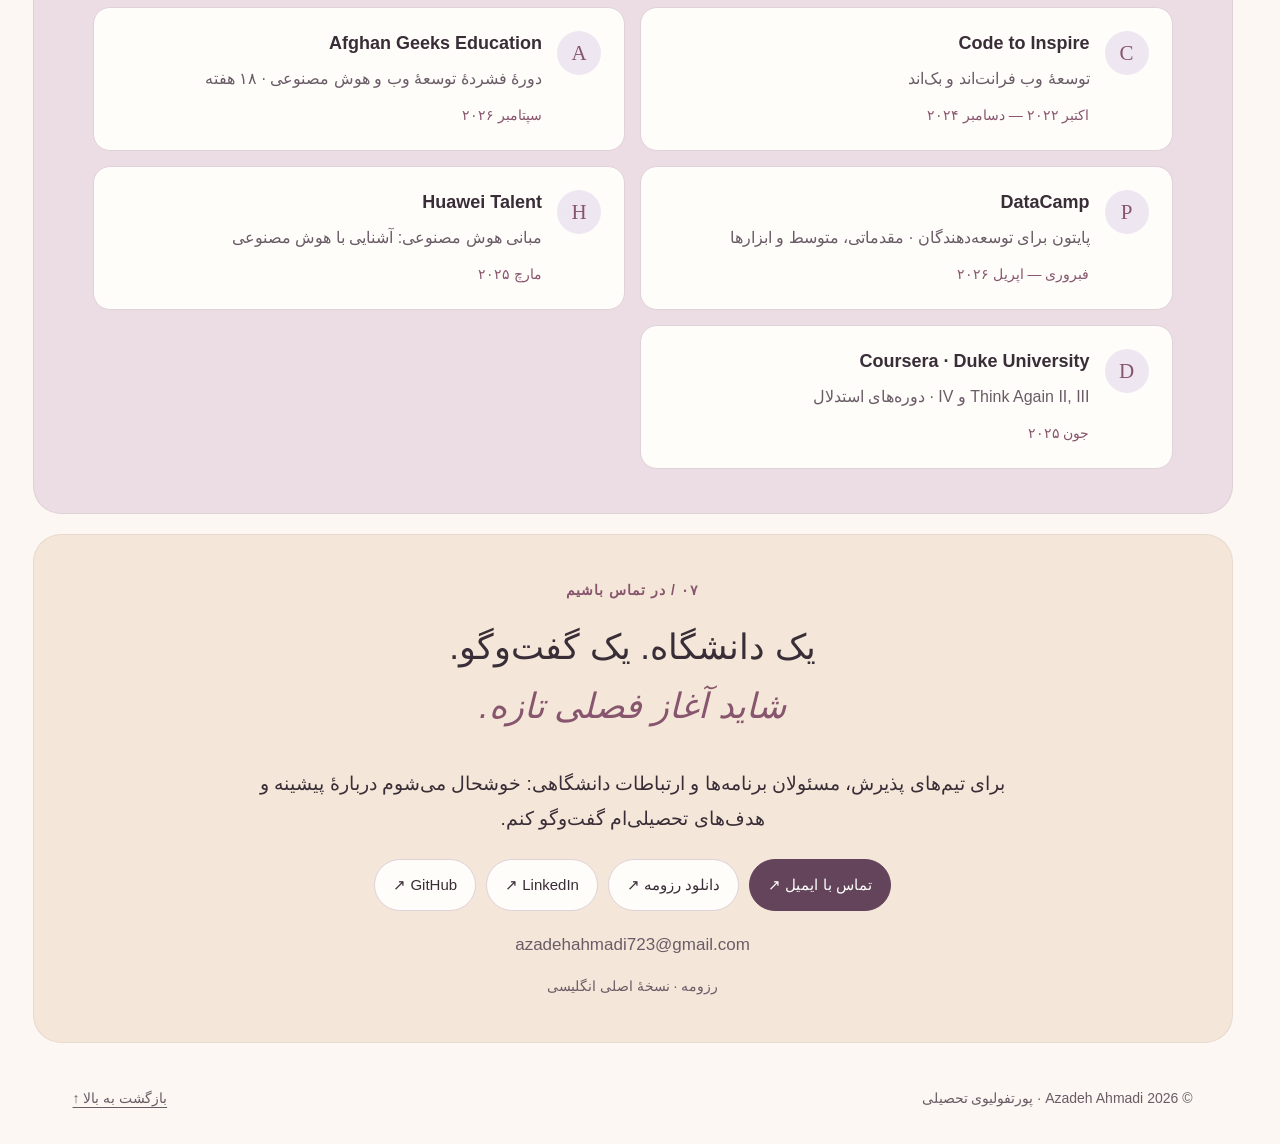
<file: fa/index.html>
<!DOCTYPE html><html lang="fa-AF" dir="rtl" data-theme="light"><head><meta charset="utf-8"><meta name="viewport" content="width=device-width,initial-scale=1"><title>آزاده احمدی | علوم کامپیوتر · پورتفولیوی درخواست ماستری</title><link rel="canonical" href="https://azadehahmadi080.github.io/Portfolio-update/fa/"><link rel="alternate" hreflang="en" href="https://azadehahmadi080.github.io/Portfolio-update/"><link rel="alternate" hreflang="fr" href="https://azadehahmadi080.github.io/Portfolio-update/fr/"><link rel="alternate" hreflang="fa-AF" href="https://azadehahmadi080.github.io/Portfolio-update/fa/"><link rel="alternate" hreflang="x-default" href="https://azadehahmadi080.github.io/Portfolio-update/"><meta name="author" content="Azadeh Ahmadi"><meta name="description" content="پورتفولیوی آزاده احمدی، دانشجوی سال آخر علوم کامپیوتر در Astana IT University؛ مسیر تحصیلی، پروژه‌های وب و هدف‌های ماستری بین‌المللی."><meta name="robots" content="index, follow, max-image-preview:large"><meta name="theme-color" content="#63445b"><meta name="twitter:card" content="summary_large_image"><meta name="twitter:title" content="آزاده احمدی | علوم کامپیوتر · پورتفولیوی درخواست ماستری"><meta name="twitter:description" content="پورتفولیوی آزاده احمدی، دانشجوی سال آخر علوم کامپیوتر در Astana IT University؛ مسیر تحصیلی، پروژه‌های وب و هدف‌های ماستری بین‌المللی."><meta name="twitter:image" content="https://azadehahmadi080.github.io/Portfolio-update/social-card.png"><meta name="twitter:image:alt" content="Azadeh Ahmadi — Computer Science master’s portfolio"><meta property="og:type" content="profile"><meta property="og:title" content="آزاده احمدی | علوم کامپیوتر · پورتفولیوی درخواست ماستری"><meta property="og:description" content="پورتفولیوی آزاده احمدی، دانشجوی سال آخر علوم کامپیوتر در Astana IT University؛ مسیر تحصیلی، پروژه‌های وب و هدف‌های ماستری بین‌المللی."><meta property="og:url" content="https://azadehahmadi080.github.io/Portfolio-update/fa/"><meta property="og:site_name" content="Azadeh Ahmadi — Academic Portfolio"><meta property="og:locale" content="fa_AF"><meta property="og:image" content="https://azadehahmadi080.github.io/Portfolio-update/social-card.png"><meta property="og:image:width" content="1200"><meta property="og:image:height" content="630"><meta property="og:image:alt" content="Azadeh Ahmadi — Computer Science master’s portfolio"><meta property="profile:first_name" content="Azadeh"><meta property="profile:last_name" content="Ahmadi"><link rel="icon" href="../favicon.ico" sizes="16x16 32x32 48x48 64x64"><link rel="icon" type="image/png" sizes="96x96" href="../favicon-96.png"><link rel="apple-touch-icon" sizes="180x180" href="../apple-touch-icon.png"><script>try{document.documentElement.dataset.theme=localStorage.getItem("azadeh-theme")==="dark"?"dark":"light";}catch{}</script><link rel="manifest" href="../site.webmanifest"><link rel="stylesheet" href="../styles.css"><script type="application/ld+json">{"@context":"https://schema.org","@graph":[{"@type":"Person","@id":"https://azadehahmadi080.github.io/Portfolio-update/#azadeh","name":"Azadeh Ahmadi","alternateName":"آزاده احمدی","url":"https://azadehahmadi080.github.io/Portfolio-update/","email":"mailto:azadehahmadi723@gmail.com","jobTitle":"Computer Science student","affiliation":{"@type":"CollegeOrUniversity","name":"Astana IT University"},"sameAs":["https://www.linkedin.com/in/azadeh-ahmadi-073b42354/","https://github.com/azadehahmadi080"]},{"@type":"WebSite","@id":"https://azadehahmadi080.github.io/Portfolio-update/#website","name":"Azadeh Ahmadi — Academic Portfolio","url":"https://azadehahmadi080.github.io/Portfolio-update/","publisher":{"@id":"https://azadehahmadi080.github.io/Portfolio-update/#azadeh"},"inLanguage":["en","fr","fa-AF"]},{"@type":"ProfilePage","@id":"https://azadehahmadi080.github.io/Portfolio-update/fa/#profilepage","url":"https://azadehahmadi080.github.io/Portfolio-update/fa/","name":"آزاده احمدی | علوم کامپیوتر · پورتفولیوی درخواست ماستری","description":"پورتفولیوی آزاده احمدی، دانشجوی سال آخر علوم کامپیوتر در Astana IT University؛ مسیر تحصیلی، پروژه‌های وب و هدف‌های ماستری بین‌المللی.","inLanguage":"fa-AF","mainEntity":{"@id":"https://azadehahmadi080.github.io/Portfolio-update/#azadeh"},"isPartOf":{"@id":"https://azadehahmadi080.github.io/Portfolio-update/#website"}}]}</script></head><body><a class="skip-link" href="#main">رفتن به محتوا</a><header class="site-header"><nav class="wrap header-inner" aria-label="راهنمای سایت"><a href="#" class="brand" aria-label="Azadeh Ahmadi"><img src="../logo.svg" alt="" width="33" height="33">Azadeh <em>Ahmadi.</em></a><div class="desktop-nav"><a href="#profile">معرفی</a><a href="#academics">مسیر تحصیلی</a><a href="#projects">پروژه‌ها</a><a href="#experience">تجربه‌ها</a><a href="#skills">مهارت‌ها</a><a href="#contact">تماس</a></div><div class="nav-tools"><details class="language-menu"><summary aria-label="انتخاب زبان"><svg viewBox="0 0 24 24" fill="none" stroke="currentColor" stroke-width="1.6" stroke-linecap="round" aria-hidden="true"><circle cx="12" cy="12" r="9"/><ellipse cx="12" cy="12" rx="4" ry="9"/><path d="M3 12H21"/></svg><span>دری</span><span aria-hidden="true">⌄</span></summary><div class="language-options"><a href="../" aria-label="English" lang="en"><span>English</span><small>EN</small></a><a href="../fr/" aria-label="Français" lang="fr"><span>Français</span><small>FR</small></a><a href="../fa/" aria-label="دری / فارسی" lang="fa-AF" dir="rtl" aria-current="page"><span>دری / فارسی</span><small>FA</small></a></div></details><button type="button" class="theme-toggle" id="theme-toggle" aria-label="تغییر حالت نمایش" aria-pressed="false"><svg viewBox="0 0 24 24" fill="none" stroke="currentColor" stroke-width="1.6" stroke-linecap="round" aria-hidden="true"><circle cx="12" cy="12" r="4"/><path d="M12 2V4M12 20V22M2 12H4M20 12H22M5 5L7 7M17 17L19 19M5 19L7 17M17 7L19 5"/></svg></button><button type="button" class="menu-trigger" id="menu-trigger" aria-label="باز کردن منو" aria-haspopup="dialog" aria-controls="mobile-menu" aria-expanded="false"><svg viewBox="0 0 24 24" fill="none" stroke="currentColor" stroke-width="1.6" stroke-linecap="round" aria-hidden="true"><path d="M4 7H20M4 12H16M4 17H20"/></svg></button></div></nav></header><main id="main"><section class="hero"><div class="wrap hero-layout"><div class="hero-copy"><span class="eyebrow">علوم کامپیوتر · متقاضی ماستری</span><p class="hero-name">آزاده احمدی</p><h1>کدنویسی با هدف.<br><em>یادگیری بدون مرز.</em></h1><p class="hero-intro">من آزاده احمدی، دانشجوی سال آخر علوم کامپیوتر در Astana IT University هستم. به دنبال یک دورهٔ ماستری برای گسترش دانشم و ساخت نرم‌افزارهای مفید می‌گردم.</p><dl class="hero-facts"><div><dt>مدرک</dt><dd>لیسانس علوم کامپیوتر</dd></div><div><dt>فراغت</dt><dd>مورد انتظار: جون ۲۰۲۷</dd></div><div><dt>گام بعدی</dt><dd>ماستری · بین‌المللی</dd></div></dl><div class="hero-actions"><a class="button" href="#projects">دیدن پروژه‌های من ↘</a><a class="button secondary" href="#academics">هدف تحصیلی من ↗</a></div></div><figure class="hero-art"><svg viewBox="0 0 440 430" role="img" aria-label="فضای کاری ترسیم‌شده با کتاب، کد و گیاه" xmlns="http://www.w3.org/2000/svg"><rect x="30" y="25" width="380" height="375" rx="185" fill="var(--lavender)"/><circle cx="350" cy="80" r="28" fill="var(--rose)"/><g fill="none" stroke="var(--ink)" stroke-width="2" stroke-linecap="round" stroke-linejoin="round"><path d="M62 335H378"/><rect x="90" y="110" width="250" height="166" rx="13" fill="var(--card)"/><path d="M90 141H340"/><circle cx="106" cy="126" r="2" fill="var(--accent)"/><circle cx="116" cy="126" r="2" fill="var(--accent)"/><circle cx="126" cy="126" r="2" fill="var(--accent)"/><path d="M134 168L117 185L134 202M177 168L194 185L177 202M162 160L148 209" stroke="var(--accent)" stroke-width="3"/><path d="M221 171H309M221 187H285M221 203H299M119 232H305" stroke="var(--soft-stroke)"/><path d="M204 276V303M170 303H259"/><path d="M73 335V309H182V335Z" fill="var(--rose)"/><path d="M81 309V290H164V309Z" fill="var(--peach)"/><path d="M306 335L298 278H355L347 335Z" fill="var(--sage)"/><path d="M327 279V211M327 253C299 253 297 230 297 230C323 226 327 253 327 253ZM327 234C351 234 361 210 361 210C335 206 327 234 327 234Z" fill="var(--sage)"/><path d="M64 94V113M55 104H74M367 162V178M359 170H375" stroke="var(--accent)"/></g></svg><figcaption class="art-note">فصلی تازه، با انگیزهٔ کنجکاوی.</figcaption><div class="art-signature"><span>علوم کامپیوتر / فراغت ۲۰۲۷</span><span class="star" aria-hidden="true">✳</span></div></figure></div></section><section class="section profile-section" id="profile"><div class="wrap"><div class="section-heading"><span class="eyebrow">۰۱ / فراتر از کدنویسی</span><h2>یاد گرفتن. ساختن.<br><em>و آموخته‌ها را شریک کردن.</em></h2></div><p class="about-intro">مسیر من با توسعهٔ وب در هرات افغانستان آغاز شد و با یک بورسیهٔ کامل دولتی در قزاقستان ادامه یافت. در این مسیر برنامه‌های وب ساخته‌ام، به خدمات دیجیتال یک نهاد خیریه کمک کرده‌ام و برنامه‌نویسی آموزش داده‌ام.</p><div class="contribution-grid"><article class="contribution-card"><span class="card-icon" aria-hidden="true">↗</span><h3>آنچه با خود می‌آورم</h3><p>تجربهٔ عملی توسعهٔ فول‌استک، حل مسئله با دقت و حوصله برای توضیح دادن، همکاری و یادگیری.</p></article><article class="contribution-card"><span class="card-icon" aria-hidden="true">⌘</span><h3>آنچه می‌خواهم عمیق‌تر بیاموزم</h3><p>پایه‌های قوی در علوم پیشرفتهٔ کامپیوتر، مهندسی نرم‌افزار و روش‌های یادگیری ماشین و یادگیری عمیق.</p></article><article class="contribution-card"><span class="card-icon" aria-hidden="true">✳</span><h3>آنچه می‌خواهم بسازم</h3><p>نرم‌افزارهای مفید و قابل اعتماد و در درازمدت، یک شرکت فناوری که برای جوانان بااستعداد فرصت ایجاد کند.</p></article></div></div></section><section class="section academic-section" id="academics"><div class="wrap"><div class="section-heading"><span class="eyebrow">۰۲ / پایه‌های تحصیلی</span><h2>آماده برای گام بعدی.</h2></div><div class="academic-grid"><article class="degree-card"><span class="card-kicker">مورد انتظار: جون ۲۰۲۷</span><h3>لیسانس علوم کامپیوتر</h3><p class="institution">Astana IT University</p><p class="location">آستانه، قزاقستان</p><div class="academic-numbers"><div><span>معدل کنونی</span><strong dir="ltr">3.13 / 4.0</strong></div><div><span>فراغت</span><strong>مورد انتظار: جون ۲۰۲۷</strong></div></div><div class="scholarship"><h4>بورسیهٔ کامل دولتی</h4><p>وزارت علوم و تحصیلات عالی قزاقستان</p></div><h4>درس‌های منتخب</h4><ul class="course-list"><li>الگوریتم‌ها و ساختارهای داده</li><li>سیستم‌های مدیریت پایگاه داده</li><li>الگوریتم‌های یادگیری ماشین</li><li>احتمال و آمار</li><li>برنامه‌نویسی شیءگرا</li><li>معماری کامپیوتر</li></ul></article><article class="direction-card"><span class="card-kicker">گام بعدی</span><h3>هدف من از ماستری</h3><p>به دنبال یک دورهٔ بین‌المللی ماستری علوم کامپیوتر هستم که نظریهٔ دقیق را با توسعهٔ عملی نرم‌افزار پیوند دهد. به مهندسی نرم‌افزار، هوش مصنوعی و یادگیری ماشین علاقه‌مندم و مشتاق کشف حوزه‌های مرتبط در تحصیلات تکمیلی هستم.</p><div class="interest-tags"><span>مهندسی نرم‌افزار</span><span>هوش مصنوعی</span><span>یادگیری ماشین</span></div><details class="statement"><summary>خواندن هدف‌نامهٔ تحصیلی من</summary><h4>چرا تحصیلات تکمیلی</h4><p>تحصیل و تجربهٔ توسعه به من نشان داده‌اند که فراتر از ساخت یک برنامه، چیزهای بسیاری برای آموختن وجود دارد. می‌خواهم مفاهیم پیشرفته را درک کنم، قضاوت فنی‌ام را تقویت کنم و بیاموزم چگونه سیستم‌های هوشمند می‌توانند نیازهای واقعی را برآورده کنند.</p><h4>یادگیری از راه مشارکت</h4><p>توسعهٔ وب‌سایت و آموزش برنامه‌نویسی پشتکار، کار تیمی و مهارت‌های ارتباطی مرا تقویت کرده‌اند. می‌خواهم این دیدگاه عملی و انگیزهٔ مشارکت را به یک جامعهٔ دانشگاهی بیاورم.</p><small>این معرفی برای درخواست‌های بین‌المللی ماستری تهیه شده است؛ انگیزه‌های ویژهٔ هر برنامه را می‌توان با همان دانشگاه مطرح کرد.</small></details></article></div></div></section><section class="section projects-section" id="projects"><div class="wrap"><div class="section-heading"><span class="eyebrow">۰۳ / پروژه‌های منتخب</span><h2>ایده‌هایی که شکل گرفته‌اند.</h2><p class="section-note">سه پروژه برای به‌کارگیری آموخته‌ها.</p></div><div class="project-grid"><article class="project"><button type="button" class="project-cover" data-project="graduates" aria-controls="project-graduates" aria-haspopup="dialog" aria-label="جزئیات پروژه · پورتال فارغ‌التحصیلان"><svg viewBox="0 0 400 230" aria-hidden="true"><rect x="54" y="43" width="292" height="153" rx="12" fill="var(--card)" stroke="currentColor" stroke-width="2"/><path d="M54 76H346" fill="none" stroke="currentColor" stroke-width="2"/><circle cx="83" cy="59" r="4" fill="var(--accent)"/><rect x="77" y="97" width="70" height="76" rx="6" fill="var(--rose)"/><rect x="165" y="97" width="70" height="76" rx="6" fill="var(--lavender)"/><rect x="253" y="97" width="70" height="76" rx="6" fill="var(--peach)"/><g fill="var(--accent)"><circle cx="112" cy="119" r="10"/><circle cx="200" cy="119" r="10"/><circle cx="288" cy="119" r="10"/></g><path d="M94 149H130M182 149H218M270 149H306" stroke="currentColor" stroke-width="2"/></svg><span class="project-open">دیدن پروژه ↗</span></button><span class="project-type">Afghan Geeks · پروژهٔ گروهی</span><h3>پورتال فارغ‌التحصیلان</h3><p>فضایی یکپارچه برای پروفایل فارغ‌التحصیلان.</p><div class="tags"><span>Next.js</span><span>React</span><span>Tailwind CSS</span><span>APIs</span></div></article><article class="project"><button type="button" class="project-cover" data-project="store" aria-controls="project-store" aria-haspopup="dialog" aria-label="جزئیات پروژه · فروشگاه آنلاین"><svg viewBox="0 0 400 230" aria-hidden="true"><rect x="62" y="43" width="276" height="152" rx="12" fill="var(--card)" stroke="currentColor" stroke-width="2"/><path d="M62 76H338" stroke="currentColor" stroke-width="2"/><rect x="85" y="97" width="103" height="76" rx="6" fill="var(--peach)"/><rect x="210" y="97" width="103" height="76" rx="6" fill="var(--rose)"/><path d="M118 117H151V151H118ZM126 117V111C126 99 143 99 143 111V117M245 122H276V150H245ZM245 122C245 105 276 105 276 122" fill="none" stroke="currentColor" stroke-width="2"/><circle cx="87" cy="59" r="4" fill="var(--accent)"/></svg><span class="project-open">دیدن پروژه ↗</span></button><span class="project-type">پروژهٔ شخصی</span><h3>فروشگاه آنلاین</h3><p>رابطی واکنش‌گرا با داده‌های پویای محصولات.</p><div class="tags"><span>React</span><span>Redux Toolkit</span><span>DummyJSON</span></div></article><article class="project"><button type="button" class="project-cover" data-project="books" aria-controls="project-books" aria-haspopup="dialog" aria-label="جزئیات پروژه · مدیریت کتاب‌فروشی"><svg viewBox="0 0 400 230" aria-hidden="true"><rect x="63" y="45" width="274" height="151" rx="12" fill="var(--card)" stroke="currentColor" stroke-width="2"/><path d="M64 77H337M182 78V196" stroke="currentColor" stroke-width="2"/><rect x="85" y="101" width="75" height="17" rx="5" fill="var(--rose)"/><rect x="85" y="133" width="75" height="17" rx="5" fill="var(--lavender)"/><path d="M208 108H310M208 132H310M208 156H290M225 100V168M279 100V168" stroke="currentColor" stroke-width="1.5"/><circle cx="85" cy="61" r="4" fill="var(--accent)"/></svg><span class="project-open">دیدن پروژه ↗</span></button><span class="project-type">پروژهٔ دانشگاهی</span><h3>مدیریت کتاب‌فروشی</h3><p>اطلاعات ساختاریافته برای مدیریت روزمرهٔ کتاب‌ها.</p><div class="tags"><span>Java</span><span>SQL</span><span>Database design</span></div></article></div></div></section><section class="section experience-section" id="experience"><div class="wrap"><div class="section-heading"><span class="eyebrow">۰۴ / تجربه و مشارکت</span><h2>ساختن. همکاری. شریک کردن.</h2></div><div class="experience-grid"><div class="timeline"><article><time datetime="2026-05">می — سپتامبر ۲۰۲۶</time><h3>Afghan Geeks</h3><p class="role">توسعه‌دهندهٔ وب فول‌استک</p><span class="place">از راه دور</span><p>سه صفحه و سه اتصال API برای پورتال فارغ‌التحصیلان، با پیوند مؤلفه‌های فرانت‌اند و خدمات بک‌اند.</p></article><article><time datetime="2022-05">می ۲۰۲۲ — سپتامبر ۲۰۲۳</time><h3>Imam Javad Charity Organization (IJCO)</h3><p class="role">توسعه‌دهندهٔ وب فول‌استک</p><span class="place">هرات، افغانستان</span><p>نگهداری وب‌سایت خیریه به مدت ۱۶ ماه، افزودن شش قابلیت از جمله کمک مالی آنلاین و انتشار دو مطلب در هفته.</p></article><article><time datetime="2021-06">جون ۲۰۲۱ — اپریل ۲۰۲۲</time><h3>Mergan Training Course</h3><p class="role">آموزگار داوطلب برنامه‌نویسی</p><span class="place">هرات، افغانستان</span><p>آموزش مبانی برنامه‌نویسی به ۶۰ دانش‌آموز در طول ده ماه و راهنمایی آن‌ها در پنج پروژهٔ عملی.</p></article></div><aside class="teaching-note"><span class="big-number" aria-hidden="true">60</span><h3>همراهی با ۶۰ دانش‌آموز</h3><p>آموزش دادن درک خودم را عمیق‌تر کرد و اهمیت دسترسی به آموزش را به یادم آورد.</p><svg viewBox="0 0 300 140" aria-hidden="true" fill="none" stroke="var(--accent)" stroke-width="2"><path d="M35 30Q90 10 150 40Q210 10 265 30V115Q210 95 150 125Q90 95 35 115ZM150 40V125M55 48L122 55M55 65L122 72M55 82L122 89M178 55L245 48M178 72L245 65M178 89L245 82"/></svg></aside></div></div></section><section class="section skills-section" id="skills"><div class="wrap"><div class="section-heading"><span class="eyebrow">۰۵ / ابزارهای من</span><h2>پایه‌های فنی.<br><em>رویکردی انسانی.</em></h2></div><div class="skills-grid"><article class="skill"><h3>برنامه‌نویسی</h3><p dir="ltr">JavaScript · Python · Java</p></article><article class="skill"><h3>توسعهٔ وب</h3><p dir="ltr">React · Next.js · AngularJS · Redux Toolkit · Tailwind CSS · Bootstrap · DaisyUI</p></article><article class="skill"><h3>بک‌اند و پایگاه داده</h3><p dir="ltr">Node.js · PostgreSQL · MongoDB · SQLite · GitHub</p></article><article class="skill"><h3>پایتون و داده</h3><p dir="ltr">Pandas · Matplotlib · Plotly · PyTorch</p></article></div><div class="people-box"><div class="people-grid"><div class="people-card"><span aria-hidden="true">⌘</span><span>حل مسئله</span></div><div class="people-card"><span aria-hidden="true">◎</span><span>کار تیمی</span></div><div class="people-card"><span aria-hidden="true">↗</span><span>ارتباط</span></div><div class="people-card"><span aria-hidden="true">✳</span><span>پشتکار</span></div></div></div><p class="skills-note">مهارت‌های فنی درج‌شده در رزومه‌ام؛ هوش مصنوعی و یادگیری ماشین حوزه‌هایی هستند که می‌خواهم در ماستری عمیق‌تر بیاموزم.</p></div></section><section class="section training-section" id="learning"><div class="wrap"><div class="section-heading"><span class="eyebrow">۰۶ / ادامهٔ یادگیری</span><h2>یادگیری یک تمرین همیشگی است.</h2><p class="section-note">آموزش‌ها و گواهی‌ها</p></div><div class="training-grid"><article class="training-card"><span class="training-mark" aria-hidden="true">C</span><div><h3>Code to Inspire</h3><p>توسعهٔ وب فرانت‌اند و بک‌اند</p><time>اکتبر ۲۰۲۲ — دسامبر ۲۰۲۴</time></div></article><article class="training-card"><span class="training-mark" aria-hidden="true">A</span><div><h3>Afghan Geeks Education</h3><p>دورهٔ فشردهٔ توسعهٔ وب و هوش مصنوعی · ۱۸ هفته</p><time>سپتامبر ۲۰۲۶</time></div></article><article class="training-card"><span class="training-mark" aria-hidden="true">P</span><div><h3>DataCamp</h3><p>پایتون برای توسعه‌دهندگان · مقدماتی، متوسط و ابزارها</p><time>فبروری — اپریل ۲۰۲۶</time></div></article><article class="training-card"><span class="training-mark" aria-hidden="true">H</span><div><h3>Huawei Talent</h3><p>مبانی هوش مصنوعی: آشنایی با هوش مصنوعی</p><time>مارچ ۲۰۲۵</time></div></article><article class="training-card"><span class="training-mark" aria-hidden="true">D</span><div><h3>Coursera · Duke University</h3><p>Think Again II, III و IV · دوره‌های استدلال</p><time>جون ۲۰۲۵</time></div></article></div></div></section><section class="section contact-section" id="contact"><div class="wrap"><div class="section-heading"><span class="eyebrow">۰۷ / در تماس باشیم</span><h2>یک دانشگاه. یک گفت‌وگو.<br><em>شاید آغاز فصلی تازه.</em></h2></div><p class="contact-copy">برای تیم‌های پذیرش، مسئولان برنامه‌ها و ارتباطات دانشگاهی: خوشحال می‌شوم دربارهٔ پیشینه و هدف‌های تحصیلی‌ام گفت‌وگو کنم.</p><div class="contact-actions"><a class="button" href="mailto:azadehahmadi723@gmail.com?subject=Computer%20Science%20Master%27s%20opportunity">تماس با ایمیل ↗</a><a class="button secondary" href="../documents/azadeh-ahmadi-cv.pdf" target="_blank" rel="noopener">دانلود رزومه ↗</a><a class="button secondary" href="https://www.linkedin.com/in/azadeh-ahmadi-073b42354/" target="_blank" rel="noopener">LinkedIn ↗</a><a class="button secondary" href="https://github.com/azadehahmadi080" target="_blank" rel="noopener">GitHub ↗</a></div><a class="email-address" href="mailto:azadehahmadi723@gmail.com?subject=Computer%20Science%20Master%27s%20opportunity">azadehahmadi723@gmail.com</a><small class="document-note">رزومه · نسخهٔ اصلی انگلیسی</small></div></section></main><footer class="wrap site-footer"><span>© 2026 Azadeh Ahmadi · پورتفولیوی تحصیلی</span><a href="#">بازگشت به بالا ↑</a></footer><dialog class="project-dialog" id="project-graduates" aria-labelledby="title-graduates"><div class="dialog-top"><span>Afghan Geeks · پروژهٔ گروهی</span><button type="button" class="dialog-close" aria-label="بستن پروژه">×</button></div><h2 id="title-graduates">پورتال فارغ‌التحصیلان</h2><figure class="dialog-visual"><svg viewBox="0 0 400 230" aria-hidden="true"><rect x="54" y="43" width="292" height="153" rx="12" fill="var(--card)" stroke="currentColor" stroke-width="2"/><path d="M54 76H346" fill="none" stroke="currentColor" stroke-width="2"/><circle cx="83" cy="59" r="4" fill="var(--accent)"/><rect x="77" y="97" width="70" height="76" rx="6" fill="var(--rose)"/><rect x="165" y="97" width="70" height="76" rx="6" fill="var(--lavender)"/><rect x="253" y="97" width="70" height="76" rx="6" fill="var(--peach)"/><g fill="var(--accent)"><circle cx="112" cy="119" r="10"/><circle cx="200" cy="119" r="10"/><circle cx="288" cy="119" r="10"/></g><path d="M94 149H130M182 149H218M270 149H306" stroke="currentColor" stroke-width="2"/></svg><figcaption>تصویر توضیحی پروژه</figcaption></figure><section class="dialog-section"><h3>هدف</h3><p>ساخت وب‌سایتی با مسیر روشن از صفحهٔ اصلی به پروفایل فارغ‌التحصیلان و جزئیات هر فرد.</p></section><section class="dialog-section"><h3>سهم من</h3><p>طراحی و توسعهٔ سه صفحهٔ اصلی، فارغ‌التحصیلان و جزئیات فارغ‌التحصیل و اتصال سه API میان فرانت‌اند و خدمات بک‌اند.</p></section><section class="dialog-section dialog-result"><h3>این کار چه چیزی را نشان می‌دهد</h3><p>توسعهٔ فول‌استک، یکپارچه‌سازی API، جریان داده و همکاری در یک پروژهٔ توسعه.</p></section><section class="dialog-section"><h3>ابزارها و فناوری‌ها</h3><div class="tags"><span>Next.js</span><span>React</span><span>Tailwind CSS</span><span>APIs</span></div></section><div class="dialog-actions"><a class="button" href="https://github.com/azadehahmadi080" target="_blank" rel="noopener">دیدن پروفایل GitHub من ↗</a></div></dialog><dialog class="project-dialog" id="project-store" aria-labelledby="title-store"><div class="dialog-top"><span>پروژهٔ شخصی</span><button type="button" class="dialog-close" aria-label="بستن پروژه">×</button></div><h2 id="title-store">فروشگاه آنلاین</h2><figure class="dialog-visual"><svg viewBox="0 0 400 230" aria-hidden="true"><rect x="62" y="43" width="276" height="152" rx="12" fill="var(--card)" stroke="currentColor" stroke-width="2"/><path d="M62 76H338" stroke="currentColor" stroke-width="2"/><rect x="85" y="97" width="103" height="76" rx="6" fill="var(--peach)"/><rect x="210" y="97" width="103" height="76" rx="6" fill="var(--rose)"/><path d="M118 117H151V151H118ZM126 117V111C126 99 143 99 143 111V117M245 122H276V150H245ZM245 122C245 105 276 105 276 122" fill="none" stroke="currentColor" stroke-width="2"/><circle cx="87" cy="59" r="4" fill="var(--accent)"/></svg><figcaption>تصویر توضیحی پروژه</figcaption></figure><section class="dialog-section"><h3>هدف</h3><p>ساخت یک برنامهٔ تجارت الکترونیک واکنش‌گرا با اطلاعات محصولات از یک API بیرونی.</p></section><section class="dialog-section"><h3>سهم من</h3><p>توسعهٔ رابط با React، مدیریت وضعیت برنامه با Redux Toolkit و استفاده از DummyJSON برای دریافت و نمایش محصولات.</p></section><section class="dialog-section dialog-result"><h3>این کار چه چیزی را نشان می‌دهد</h3><p>رابط‌های مبتنی بر مؤلفه، مدیریت وضعیت، استفاده از API و توسعهٔ وب واکنش‌گرا.</p></section><section class="dialog-section"><h3>ابزارها و فناوری‌ها</h3><div class="tags"><span>React</span><span>Redux Toolkit</span><span>DummyJSON</span></div></section><div class="dialog-actions"><a class="button" href="https://github.com/azadehahmadi080" target="_blank" rel="noopener">دیدن پروفایل GitHub من ↗</a></div></dialog><dialog class="project-dialog" id="project-books" aria-labelledby="title-books"><div class="dialog-top"><span>پروژهٔ دانشگاهی</span><button type="button" class="dialog-close" aria-label="بستن پروژه">×</button></div><h2 id="title-books">مدیریت کتاب‌فروشی</h2><figure class="dialog-visual"><svg viewBox="0 0 400 230" aria-hidden="true"><rect x="63" y="45" width="274" height="151" rx="12" fill="var(--card)" stroke="currentColor" stroke-width="2"/><path d="M64 77H337M182 78V196" stroke="currentColor" stroke-width="2"/><rect x="85" y="101" width="75" height="17" rx="5" fill="var(--rose)"/><rect x="85" y="133" width="75" height="17" rx="5" fill="var(--lavender)"/><path d="M208 108H310M208 132H310M208 156H290M225 100V168M279 100V168" stroke="currentColor" stroke-width="1.5"/><circle cx="85" cy="61" r="4" fill="var(--accent)"/></svg><figcaption>تصویر توضیحی پروژه</figcaption></figure><section class="dialog-section"><h3>هدف</h3><p>سازمان‌دهی و مدیریت اطلاعات کتاب‌فروشی با یک برنامهٔ Java و داده‌های ساختاریافته.</p></section><section class="dialog-section"><h3>سهم من</h3><p>توسعهٔ سیستم مدیریت کتاب با Java و طراحی ساختار پایگاه دادهٔ SQL برای سازمان‌دهی و ذخیرهٔ اطلاعات کتاب‌ها.</p></section><section class="dialog-section dialog-result"><h3>این کار چه چیزی را نشان می‌دهد</h3><p>برنامه‌نویسی شیءگرا، مدل‌سازی پایگاه داده و پیوند منطق برنامه با ساختار داده.</p></section><section class="dialog-section"><h3>ابزارها و فناوری‌ها</h3><div class="tags"><span>Java</span><span>SQL</span><span>Database design</span></div></section><div class="dialog-actions"><a class="button" href="https://github.com/azadehahmadi080" target="_blank" rel="noopener">دیدن پروفایل GitHub من ↗</a></div></dialog><dialog class="mobile-sheet" id="mobile-menu" aria-labelledby="sheet-title"><div class="sheet-handle" aria-hidden="true"></div><div class="sheet-heading"><h2 id="sheet-title">راهنمای سایت</h2><button type="button" class="sheet-close" aria-label="بستن منو">×</button></div><div class="sheet-links"><a href="#profile">معرفی</a><a href="#academics">مسیر تحصیلی</a><a href="#projects">پروژه‌ها</a><a href="#experience">تجربه‌ها</a><a href="#skills">مهارت‌ها</a><a href="#contact">تماس</a></div><div class="sheet-actions"><a class="button secondary" href="../documents/azadeh-ahmadi-cv.pdf" target="_blank" rel="noopener">دانلود رزومه ↗</a><a class="button" href="mailto:azadehahmadi723@gmail.com?subject=Computer%20Science%20Master%27s%20opportunity">تماس با ایمیل ↗</a></div></dialog><script id="ui-labels" type="application/json">{"switchTheme":"تغییر حالت نمایش","light":"روشن","dark":"تیره"}</script><script src="../site.js" defer></script></body></html>
</file>
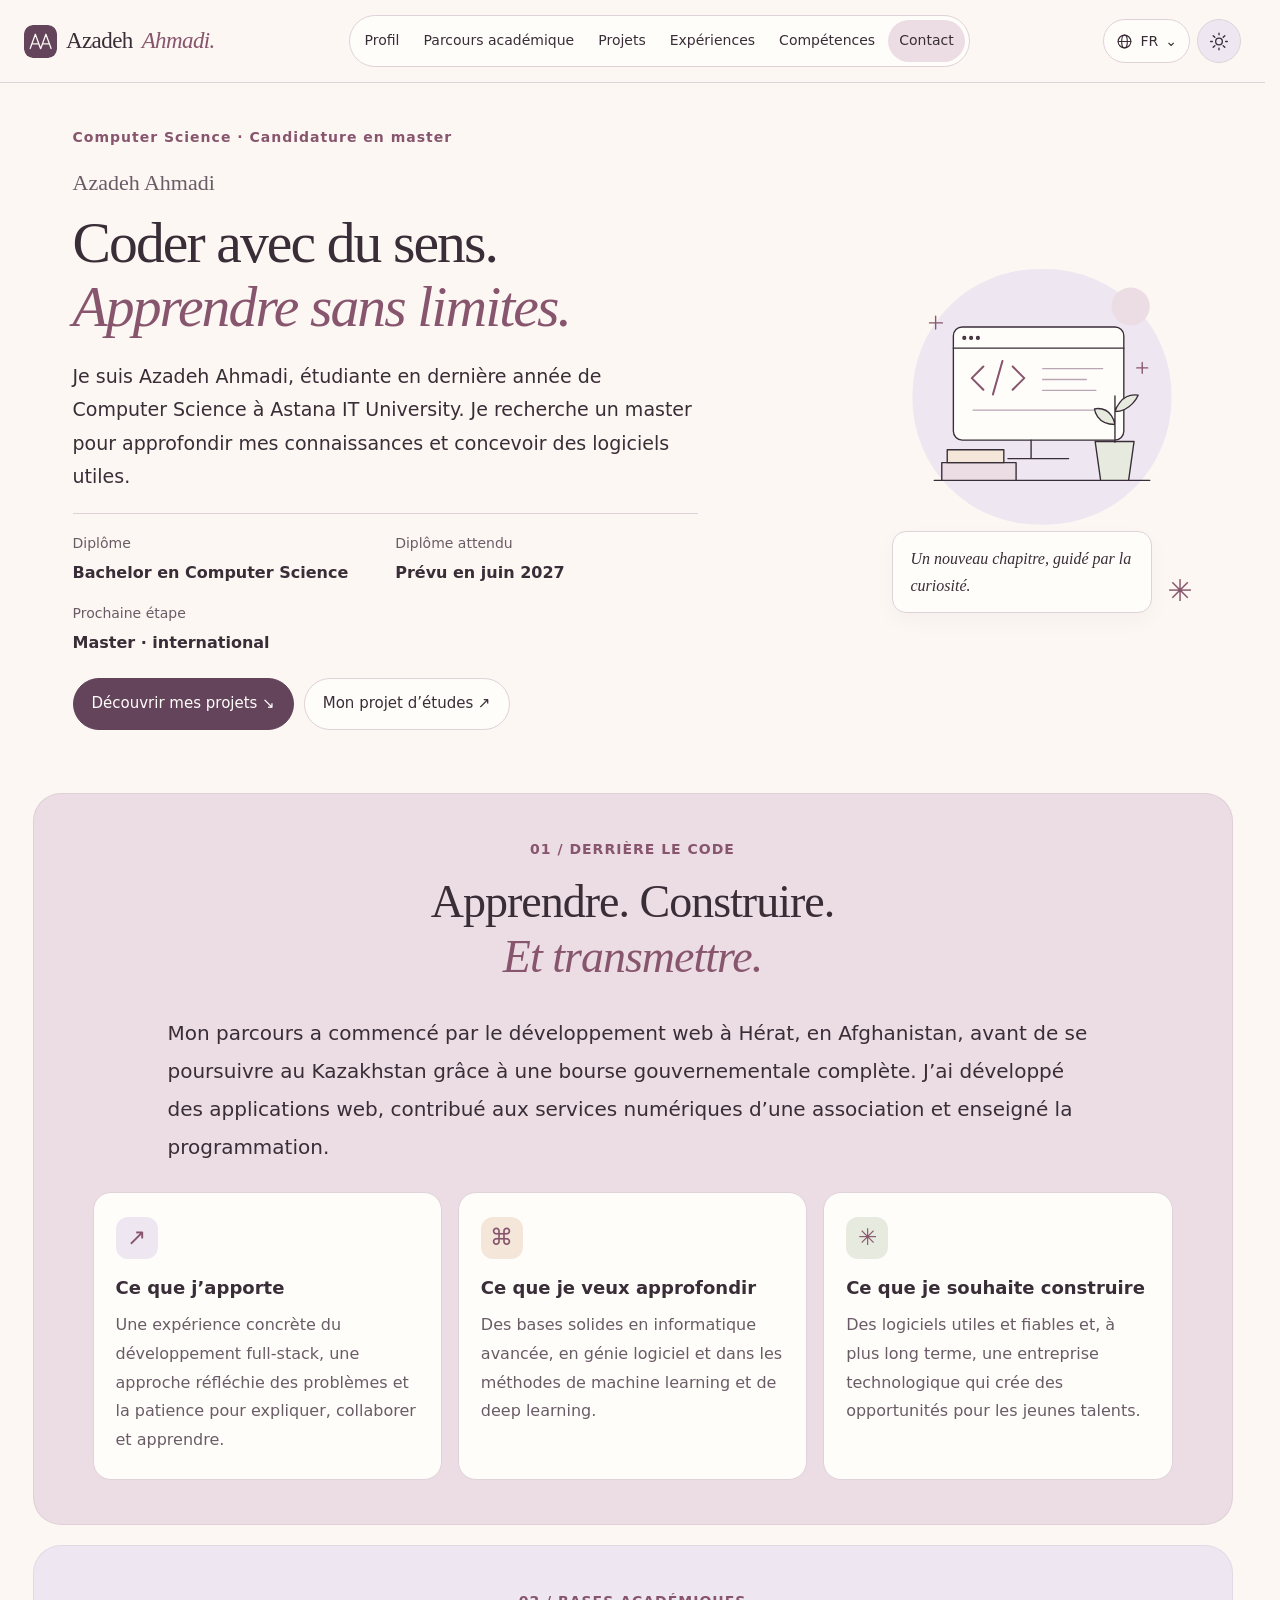
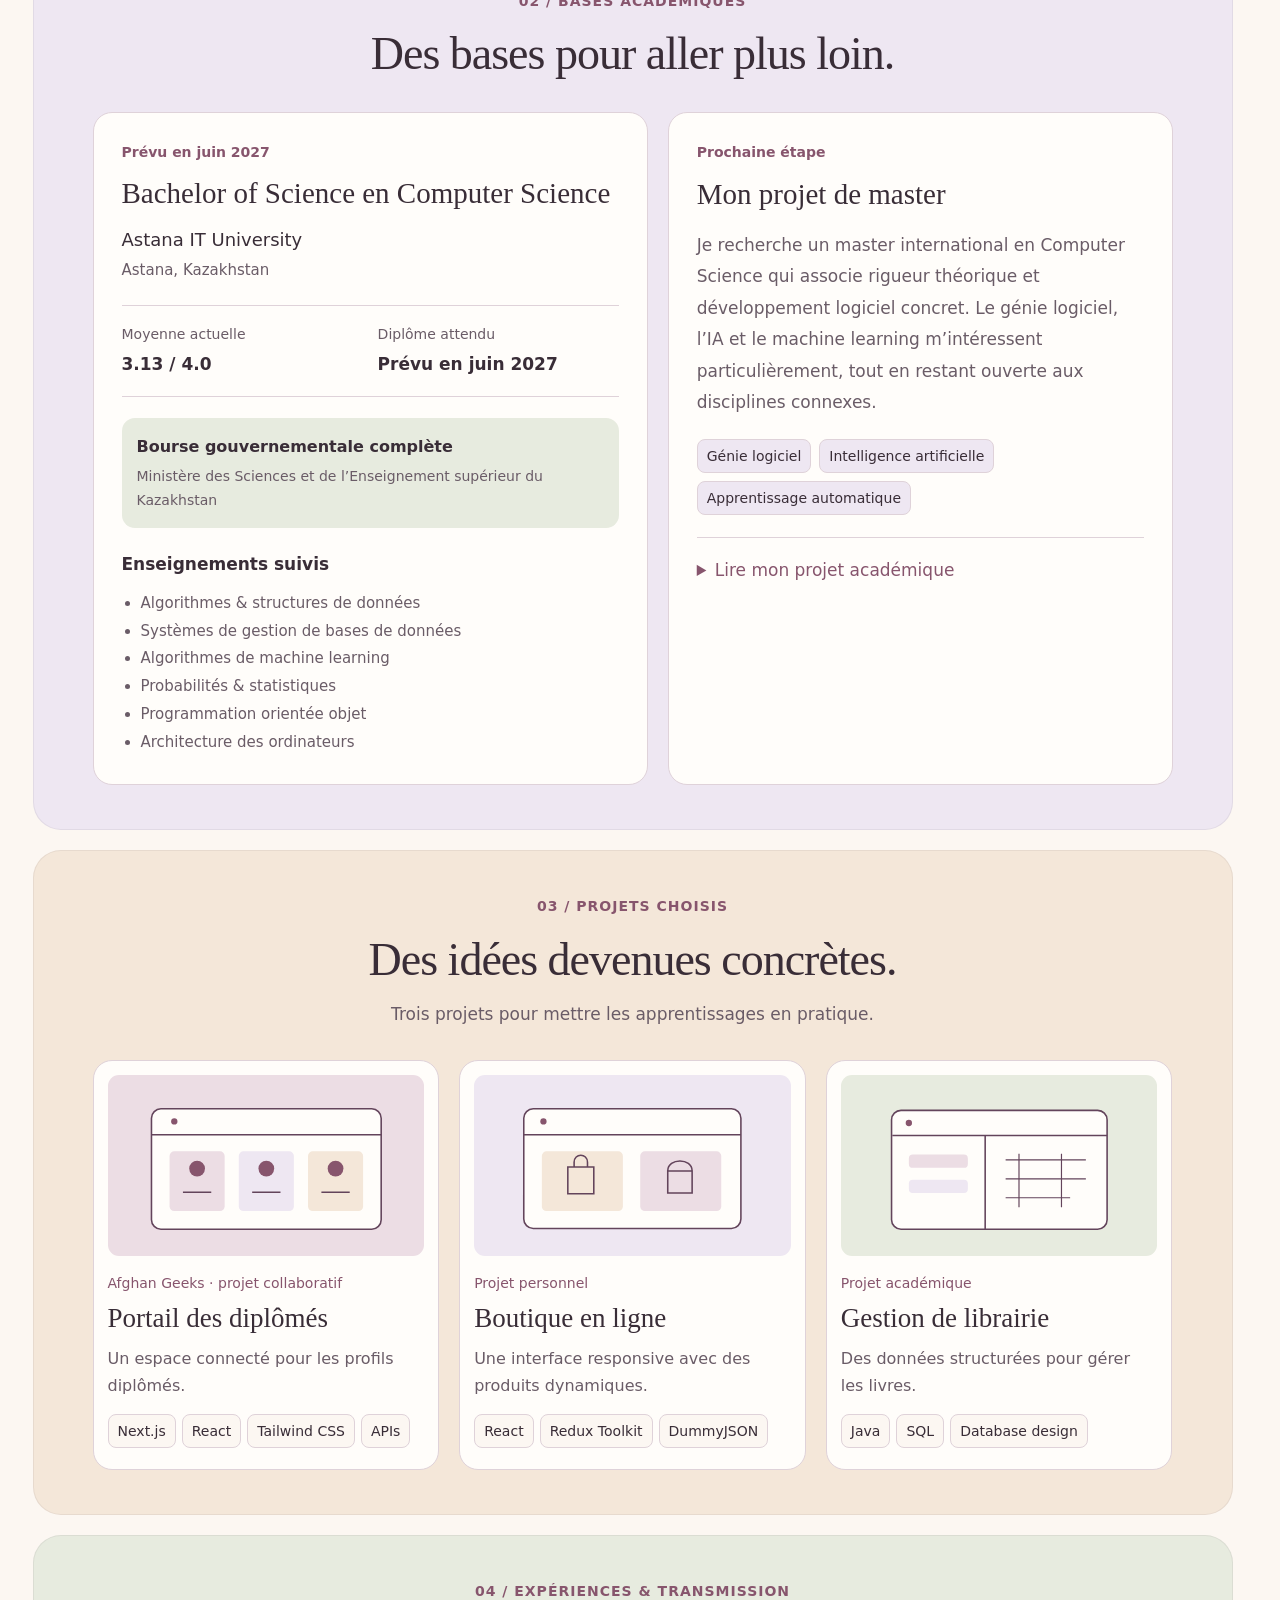
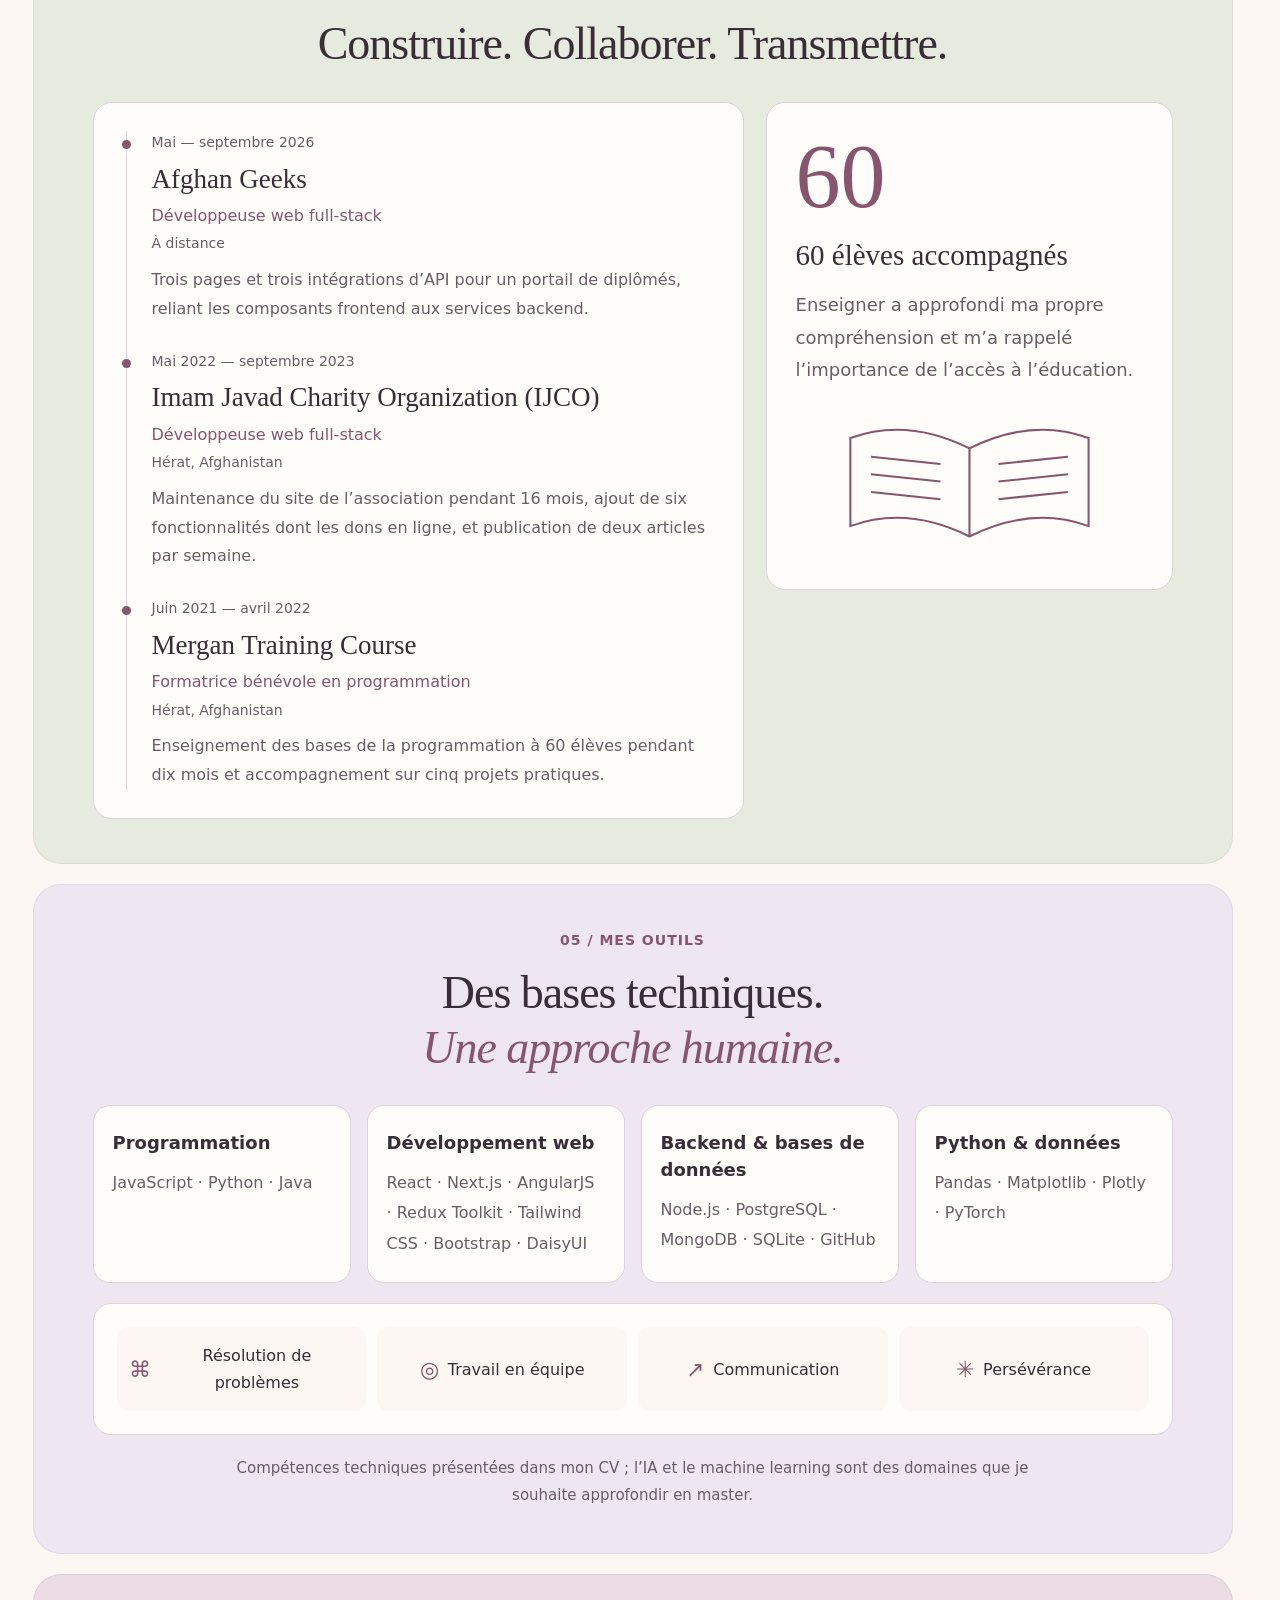
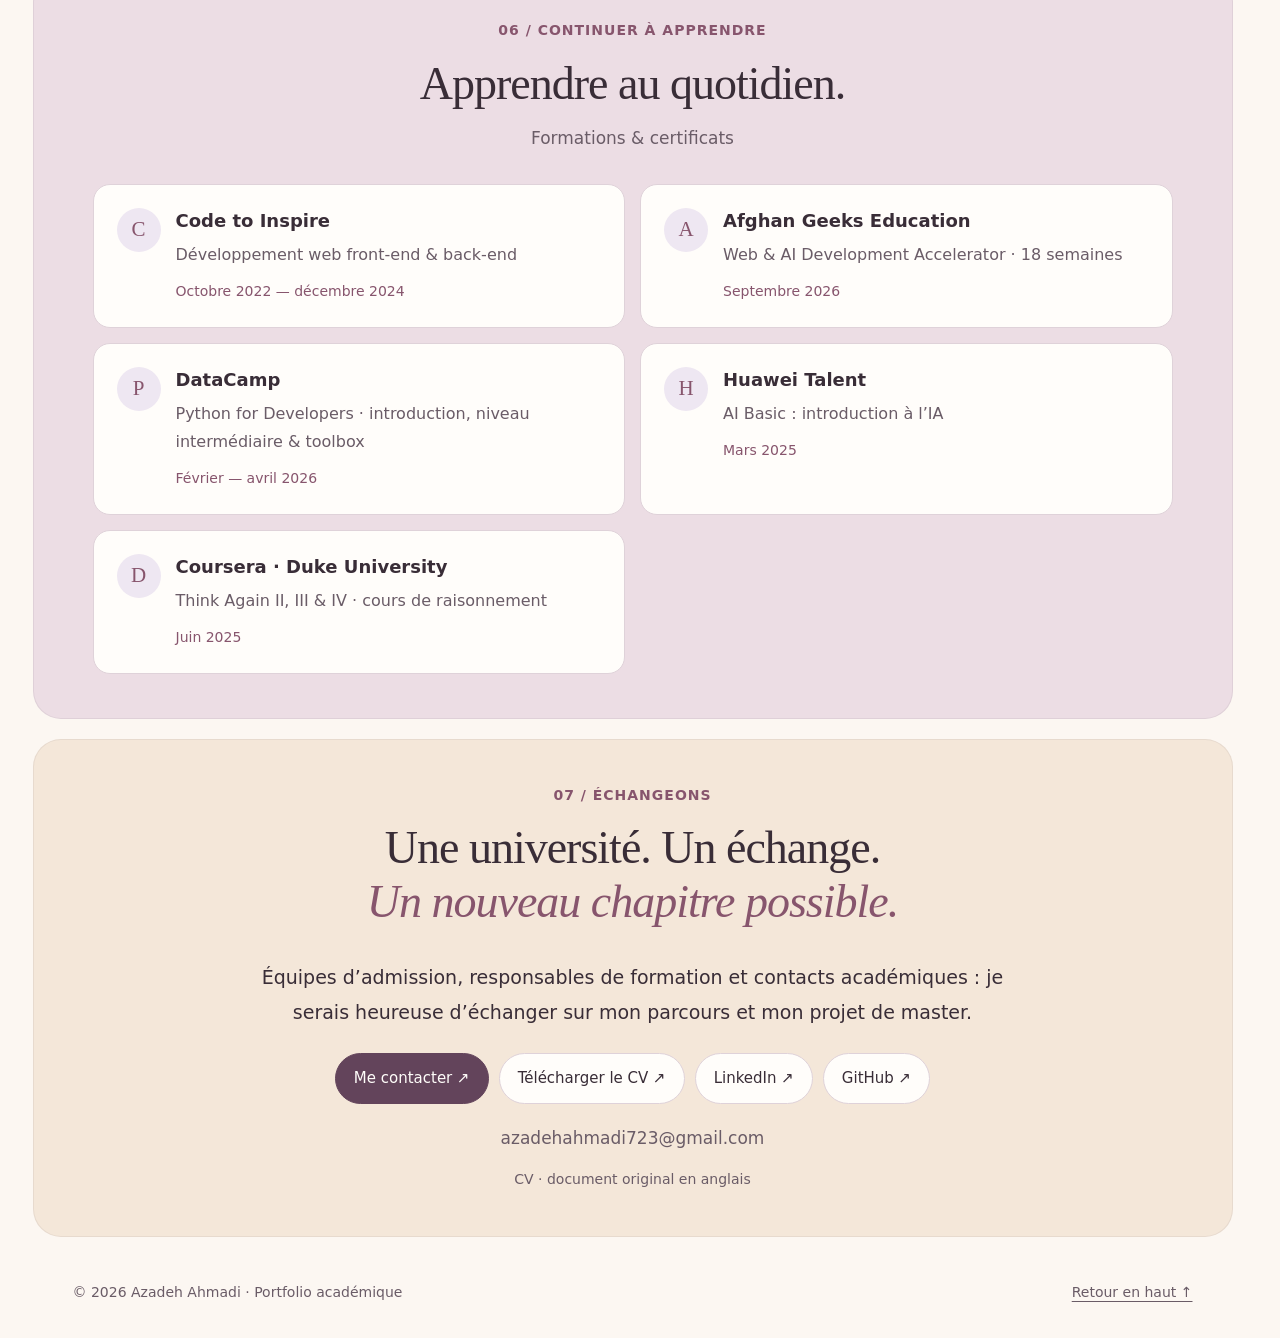
<file: fr/index.html>
<!DOCTYPE html><html lang="fr" dir="ltr" data-theme="light"><head><meta charset="utf-8"><meta name="viewport" content="width=device-width,initial-scale=1"><title>Azadeh Ahmadi | Computer Science · Candidature internationale en master</title><link rel="canonical" href="https://azadehahmadi080.github.io/Portfolio-update/fr/"><link rel="alternate" hreflang="en" href="https://azadehahmadi080.github.io/Portfolio-update/"><link rel="alternate" hreflang="fr" href="https://azadehahmadi080.github.io/Portfolio-update/fr/"><link rel="alternate" hreflang="fa-AF" href="https://azadehahmadi080.github.io/Portfolio-update/fa/"><link rel="alternate" hreflang="x-default" href="https://azadehahmadi080.github.io/Portfolio-update/"><meta name="author" content="Azadeh Ahmadi"><meta name="description" content="Portfolio d’Azadeh Ahmadi, étudiante en dernière année de Computer Science à Astana IT University : parcours, projets web et candidature internationale en master."><meta name="robots" content="index, follow, max-image-preview:large"><meta name="theme-color" content="#63445b"><meta name="twitter:card" content="summary_large_image"><meta name="twitter:title" content="Azadeh Ahmadi | Computer Science · Candidature internationale en master"><meta name="twitter:description" content="Portfolio d’Azadeh Ahmadi, étudiante en dernière année de Computer Science à Astana IT University : parcours, projets web et candidature internationale en master."><meta name="twitter:image" content="https://azadehahmadi080.github.io/Portfolio-update/social-card.png"><meta name="twitter:image:alt" content="Azadeh Ahmadi — Computer Science master’s portfolio"><meta property="og:type" content="profile"><meta property="og:title" content="Azadeh Ahmadi | Computer Science · Candidature internationale en master"><meta property="og:description" content="Portfolio d’Azadeh Ahmadi, étudiante en dernière année de Computer Science à Astana IT University : parcours, projets web et candidature internationale en master."><meta property="og:url" content="https://azadehahmadi080.github.io/Portfolio-update/fr/"><meta property="og:site_name" content="Azadeh Ahmadi — Academic Portfolio"><meta property="og:locale" content="fr_FR"><meta property="og:image" content="https://azadehahmadi080.github.io/Portfolio-update/social-card.png"><meta property="og:image:width" content="1200"><meta property="og:image:height" content="630"><meta property="og:image:alt" content="Azadeh Ahmadi — Computer Science master’s portfolio"><meta property="profile:first_name" content="Azadeh"><meta property="profile:last_name" content="Ahmadi"><link rel="icon" href="../favicon.ico" sizes="16x16 32x32 48x48 64x64"><link rel="icon" type="image/png" sizes="96x96" href="../favicon-96.png"><link rel="apple-touch-icon" sizes="180x180" href="../apple-touch-icon.png"><script>try{document.documentElement.dataset.theme=localStorage.getItem("azadeh-theme")==="dark"?"dark":"light";}catch{}</script><link rel="manifest" href="../site.webmanifest"><link rel="stylesheet" href="../styles.css"><script type="application/ld+json">{"@context":"https://schema.org","@graph":[{"@type":"Person","@id":"https://azadehahmadi080.github.io/Portfolio-update/#azadeh","name":"Azadeh Ahmadi","alternateName":"آزاده احمدی","url":"https://azadehahmadi080.github.io/Portfolio-update/","email":"mailto:azadehahmadi723@gmail.com","jobTitle":"Computer Science student","affiliation":{"@type":"CollegeOrUniversity","name":"Astana IT University"},"sameAs":["https://www.linkedin.com/in/azadeh-ahmadi-073b42354/","https://github.com/azadehahmadi080"]},{"@type":"WebSite","@id":"https://azadehahmadi080.github.io/Portfolio-update/#website","name":"Azadeh Ahmadi — Academic Portfolio","url":"https://azadehahmadi080.github.io/Portfolio-update/","publisher":{"@id":"https://azadehahmadi080.github.io/Portfolio-update/#azadeh"},"inLanguage":["en","fr","fa-AF"]},{"@type":"ProfilePage","@id":"https://azadehahmadi080.github.io/Portfolio-update/fr/#profilepage","url":"https://azadehahmadi080.github.io/Portfolio-update/fr/","name":"Azadeh Ahmadi | Computer Science · Candidature internationale en master","description":"Portfolio d’Azadeh Ahmadi, étudiante en dernière année de Computer Science à Astana IT University : parcours, projets web et candidature internationale en master.","inLanguage":"fr","mainEntity":{"@id":"https://azadehahmadi080.github.io/Portfolio-update/#azadeh"},"isPartOf":{"@id":"https://azadehahmadi080.github.io/Portfolio-update/#website"}}]}</script></head><body><a class="skip-link" href="#main">Aller au contenu</a><header class="site-header"><nav class="wrap header-inner" aria-label="Navigation"><a href="#" class="brand" aria-label="Azadeh Ahmadi"><img src="../logo.svg" alt="" width="33" height="33">Azadeh <em>Ahmadi.</em></a><div class="desktop-nav"><a href="#profile">Profil</a><a href="#academics">Parcours académique</a><a href="#projects">Projets</a><a href="#experience">Expériences</a><a href="#skills">Compétences</a><a href="#contact">Contact</a></div><div class="nav-tools"><details class="language-menu"><summary aria-label="Choisir la langue"><svg viewBox="0 0 24 24" fill="none" stroke="currentColor" stroke-width="1.6" stroke-linecap="round" aria-hidden="true"><circle cx="12" cy="12" r="9"/><ellipse cx="12" cy="12" rx="4" ry="9"/><path d="M3 12H21"/></svg><span>FR</span><span aria-hidden="true">⌄</span></summary><div class="language-options"><a href="../" aria-label="English" lang="en"><span>English</span><small>EN</small></a><a href="../fr/" aria-label="Français" lang="fr" aria-current="page"><span>Français</span><small>FR</small></a><a href="../fa/" aria-label="دری / فارسی" lang="fa-AF" dir="rtl"><span>دری / فارسی</span><small>FA</small></a></div></details><button type="button" class="theme-toggle" id="theme-toggle" aria-label="Changer de thème" aria-pressed="false"><svg viewBox="0 0 24 24" fill="none" stroke="currentColor" stroke-width="1.6" stroke-linecap="round" aria-hidden="true"><circle cx="12" cy="12" r="4"/><path d="M12 2V4M12 20V22M2 12H4M20 12H22M5 5L7 7M17 17L19 19M5 19L7 17M17 7L19 5"/></svg></button><button type="button" class="menu-trigger" id="menu-trigger" aria-label="Ouvrir le menu" aria-haspopup="dialog" aria-controls="mobile-menu" aria-expanded="false"><svg viewBox="0 0 24 24" fill="none" stroke="currentColor" stroke-width="1.6" stroke-linecap="round" aria-hidden="true"><path d="M4 7H20M4 12H16M4 17H20"/></svg></button></div></nav></header><main id="main"><section class="hero"><div class="wrap hero-layout"><div class="hero-copy"><span class="eyebrow">Computer Science · Candidature en master</span><p class="hero-name">Azadeh Ahmadi</p><h1>Coder avec du sens.<br><em>Apprendre sans limites.</em></h1><p class="hero-intro">Je suis Azadeh Ahmadi, étudiante en dernière année de Computer Science à Astana IT University. Je recherche un master pour approfondir mes connaissances et concevoir des logiciels utiles.</p><dl class="hero-facts"><div><dt>Diplôme</dt><dd>Bachelor en Computer Science</dd></div><div><dt>Diplôme attendu</dt><dd>Prévu en juin 2027</dd></div><div><dt>Prochaine étape</dt><dd>Master · international</dd></div></dl><div class="hero-actions"><a class="button" href="#projects">Découvrir mes projets ↘</a><a class="button secondary" href="#academics">Mon projet d’études ↗</a></div></div><figure class="hero-art"><svg viewBox="0 0 440 430" role="img" aria-label="Un espace illustré avec livres, code et plante" xmlns="http://www.w3.org/2000/svg"><rect x="30" y="25" width="380" height="375" rx="185" fill="var(--lavender)"/><circle cx="350" cy="80" r="28" fill="var(--rose)"/><g fill="none" stroke="var(--ink)" stroke-width="2" stroke-linecap="round" stroke-linejoin="round"><path d="M62 335H378"/><rect x="90" y="110" width="250" height="166" rx="13" fill="var(--card)"/><path d="M90 141H340"/><circle cx="106" cy="126" r="2" fill="var(--accent)"/><circle cx="116" cy="126" r="2" fill="var(--accent)"/><circle cx="126" cy="126" r="2" fill="var(--accent)"/><path d="M134 168L117 185L134 202M177 168L194 185L177 202M162 160L148 209" stroke="var(--accent)" stroke-width="3"/><path d="M221 171H309M221 187H285M221 203H299M119 232H305" stroke="var(--soft-stroke)"/><path d="M204 276V303M170 303H259"/><path d="M73 335V309H182V335Z" fill="var(--rose)"/><path d="M81 309V290H164V309Z" fill="var(--peach)"/><path d="M306 335L298 278H355L347 335Z" fill="var(--sage)"/><path d="M327 279V211M327 253C299 253 297 230 297 230C323 226 327 253 327 253ZM327 234C351 234 361 210 361 210C335 206 327 234 327 234Z" fill="var(--sage)"/><path d="M64 94V113M55 104H74M367 162V178M359 170H375" stroke="var(--accent)"/></g></svg><figcaption class="art-note">Un nouveau chapitre, guidé par la curiosité.</figcaption><div class="art-signature"><span>Computer Science / Promotion 2027</span><span class="star" aria-hidden="true">✳</span></div></figure></div></section><section class="section profile-section" id="profile"><div class="wrap"><div class="section-heading"><span class="eyebrow">01 / DERRIÈRE LE CODE</span><h2>Apprendre. Construire.<br><em>Et transmettre.</em></h2></div><p class="about-intro">Mon parcours a commencé par le développement web à Hérat, en Afghanistan, avant de se poursuivre au Kazakhstan grâce à une bourse gouvernementale complète. J’ai développé des applications web, contribué aux services numériques d’une association et enseigné la programmation.</p><div class="contribution-grid"><article class="contribution-card"><span class="card-icon" aria-hidden="true">↗</span><h3>Ce que j’apporte</h3><p>Une expérience concrète du développement full-stack, une approche réfléchie des problèmes et la patience pour expliquer, collaborer et apprendre.</p></article><article class="contribution-card"><span class="card-icon" aria-hidden="true">⌘</span><h3>Ce que je veux approfondir</h3><p>Des bases solides en informatique avancée, en génie logiciel et dans les méthodes de machine learning et de deep learning.</p></article><article class="contribution-card"><span class="card-icon" aria-hidden="true">✳</span><h3>Ce que je souhaite construire</h3><p>Des logiciels utiles et fiables et, à plus long terme, une entreprise technologique qui crée des opportunités pour les jeunes talents.</p></article></div></div></section><section class="section academic-section" id="academics"><div class="wrap"><div class="section-heading"><span class="eyebrow">02 / BASES ACADÉMIQUES</span><h2>Des bases pour aller plus loin.</h2></div><div class="academic-grid"><article class="degree-card"><span class="card-kicker">Prévu en juin 2027</span><h3>Bachelor of Science en Computer Science</h3><p class="institution">Astana IT University</p><p class="location">Astana, Kazakhstan</p><div class="academic-numbers"><div><span>Moyenne actuelle</span><strong dir="ltr">3.13 / 4.0</strong></div><div><span>Diplôme attendu</span><strong>Prévu en juin 2027</strong></div></div><div class="scholarship"><h4>Bourse gouvernementale complète</h4><p>Ministère des Sciences et de l’Enseignement supérieur du Kazakhstan</p></div><h4>Enseignements suivis</h4><ul class="course-list"><li>Algorithmes &amp; structures de données</li><li>Systèmes de gestion de bases de données</li><li>Algorithmes de machine learning</li><li>Probabilités &amp; statistiques</li><li>Programmation orientée objet</li><li>Architecture des ordinateurs</li></ul></article><article class="direction-card"><span class="card-kicker">Prochaine étape</span><h3>Mon projet de master</h3><p>Je recherche un master international en Computer Science qui associe rigueur théorique et développement logiciel concret. Le génie logiciel, l’IA et le machine learning m’intéressent particulièrement, tout en restant ouverte aux disciplines connexes.</p><div class="interest-tags"><span>Génie logiciel</span><span>Intelligence artificielle</span><span>Apprentissage automatique</span></div><details class="statement"><summary>Lire mon projet académique</summary><h4>Pourquoi un master</h4><p>Mes études et mon expérience du développement m’ont montré tout ce qu’il reste à explorer au-delà de la création d’une application. Je souhaite comprendre les concepts avancés, affiner mon jugement technique et étudier comment les systèmes intelligents peuvent répondre à des besoins réels.</p><h4>Apprendre en contribuant</h4><p>Le développement de sites et l’enseignement de la programmation ont renforcé ma persévérance, mon esprit d’équipe et ma communication. Je souhaite apporter cette expérience pratique et cette envie de contribuer à une communauté universitaire.</p><small>Ce profil accompagne des candidatures internationales en master ; les motivations propres à chaque formation peuvent être précisées avec l’université.</small></details></article></div></div></section><section class="section projects-section" id="projects"><div class="wrap"><div class="section-heading"><span class="eyebrow">03 / PROJETS CHOISIS</span><h2>Des idées devenues concrètes.</h2><p class="section-note">Trois projets pour mettre les apprentissages en pratique.</p></div><div class="project-grid"><article class="project"><button type="button" class="project-cover" data-project="graduates" aria-controls="project-graduates" aria-haspopup="dialog" aria-label="Détails du projet · Portail des diplômés"><svg viewBox="0 0 400 230" aria-hidden="true"><rect x="54" y="43" width="292" height="153" rx="12" fill="var(--card)" stroke="currentColor" stroke-width="2"/><path d="M54 76H346" fill="none" stroke="currentColor" stroke-width="2"/><circle cx="83" cy="59" r="4" fill="var(--accent)"/><rect x="77" y="97" width="70" height="76" rx="6" fill="var(--rose)"/><rect x="165" y="97" width="70" height="76" rx="6" fill="var(--lavender)"/><rect x="253" y="97" width="70" height="76" rx="6" fill="var(--peach)"/><g fill="var(--accent)"><circle cx="112" cy="119" r="10"/><circle cx="200" cy="119" r="10"/><circle cx="288" cy="119" r="10"/></g><path d="M94 149H130M182 149H218M270 149H306" stroke="currentColor" stroke-width="2"/></svg><span class="project-open">Voir le projet ↗</span></button><span class="project-type">Afghan Geeks · projet collaboratif</span><h3>Portail des diplômés</h3><p>Un espace connecté pour les profils diplômés.</p><div class="tags"><span>Next.js</span><span>React</span><span>Tailwind CSS</span><span>APIs</span></div></article><article class="project"><button type="button" class="project-cover" data-project="store" aria-controls="project-store" aria-haspopup="dialog" aria-label="Détails du projet · Boutique en ligne"><svg viewBox="0 0 400 230" aria-hidden="true"><rect x="62" y="43" width="276" height="152" rx="12" fill="var(--card)" stroke="currentColor" stroke-width="2"/><path d="M62 76H338" stroke="currentColor" stroke-width="2"/><rect x="85" y="97" width="103" height="76" rx="6" fill="var(--peach)"/><rect x="210" y="97" width="103" height="76" rx="6" fill="var(--rose)"/><path d="M118 117H151V151H118ZM126 117V111C126 99 143 99 143 111V117M245 122H276V150H245ZM245 122C245 105 276 105 276 122" fill="none" stroke="currentColor" stroke-width="2"/><circle cx="87" cy="59" r="4" fill="var(--accent)"/></svg><span class="project-open">Voir le projet ↗</span></button><span class="project-type">Projet personnel</span><h3>Boutique en ligne</h3><p>Une interface responsive avec des produits dynamiques.</p><div class="tags"><span>React</span><span>Redux Toolkit</span><span>DummyJSON</span></div></article><article class="project"><button type="button" class="project-cover" data-project="books" aria-controls="project-books" aria-haspopup="dialog" aria-label="Détails du projet · Gestion de librairie"><svg viewBox="0 0 400 230" aria-hidden="true"><rect x="63" y="45" width="274" height="151" rx="12" fill="var(--card)" stroke="currentColor" stroke-width="2"/><path d="M64 77H337M182 78V196" stroke="currentColor" stroke-width="2"/><rect x="85" y="101" width="75" height="17" rx="5" fill="var(--rose)"/><rect x="85" y="133" width="75" height="17" rx="5" fill="var(--lavender)"/><path d="M208 108H310M208 132H310M208 156H290M225 100V168M279 100V168" stroke="currentColor" stroke-width="1.5"/><circle cx="85" cy="61" r="4" fill="var(--accent)"/></svg><span class="project-open">Voir le projet ↗</span></button><span class="project-type">Projet académique</span><h3>Gestion de librairie</h3><p>Des données structurées pour gérer les livres.</p><div class="tags"><span>Java</span><span>SQL</span><span>Database design</span></div></article></div></div></section><section class="section experience-section" id="experience"><div class="wrap"><div class="section-heading"><span class="eyebrow">04 / EXPÉRIENCES &amp; TRANSMISSION</span><h2>Construire. Collaborer. Transmettre.</h2></div><div class="experience-grid"><div class="timeline"><article><time datetime="2026-05">Mai — septembre 2026</time><h3>Afghan Geeks</h3><p class="role">Développeuse web full-stack</p><span class="place">À distance</span><p>Trois pages et trois intégrations d’API pour un portail de diplômés, reliant les composants frontend aux services backend.</p></article><article><time datetime="2022-05">Mai 2022 — septembre 2023</time><h3>Imam Javad Charity Organization (IJCO)</h3><p class="role">Développeuse web full-stack</p><span class="place">Hérat, Afghanistan</span><p>Maintenance du site de l’association pendant 16 mois, ajout de six fonctionnalités dont les dons en ligne, et publication de deux articles par semaine.</p></article><article><time datetime="2021-06">Juin 2021 — avril 2022</time><h3>Mergan Training Course</h3><p class="role">Formatrice bénévole en programmation</p><span class="place">Hérat, Afghanistan</span><p>Enseignement des bases de la programmation à 60 élèves pendant dix mois et accompagnement sur cinq projets pratiques.</p></article></div><aside class="teaching-note"><span class="big-number" aria-hidden="true">60</span><h3>60 élèves accompagnés</h3><p>Enseigner a approfondi ma propre compréhension et m’a rappelé l’importance de l’accès à l’éducation.</p><svg viewBox="0 0 300 140" aria-hidden="true" fill="none" stroke="var(--accent)" stroke-width="2"><path d="M35 30Q90 10 150 40Q210 10 265 30V115Q210 95 150 125Q90 95 35 115ZM150 40V125M55 48L122 55M55 65L122 72M55 82L122 89M178 55L245 48M178 72L245 65M178 89L245 82"/></svg></aside></div></div></section><section class="section skills-section" id="skills"><div class="wrap"><div class="section-heading"><span class="eyebrow">05 / MES OUTILS</span><h2>Des bases techniques.<br><em>Une approche humaine.</em></h2></div><div class="skills-grid"><article class="skill"><h3>Programmation</h3><p dir="ltr">JavaScript · Python · Java</p></article><article class="skill"><h3>Développement web</h3><p dir="ltr">React · Next.js · AngularJS · Redux Toolkit · Tailwind CSS · Bootstrap · DaisyUI</p></article><article class="skill"><h3>Backend &amp; bases de données</h3><p dir="ltr">Node.js · PostgreSQL · MongoDB · SQLite · GitHub</p></article><article class="skill"><h3>Python &amp; données</h3><p dir="ltr">Pandas · Matplotlib · Plotly · PyTorch</p></article></div><div class="people-box"><div class="people-grid"><div class="people-card"><span aria-hidden="true">⌘</span><span>Résolution de problèmes</span></div><div class="people-card"><span aria-hidden="true">◎</span><span>Travail en équipe</span></div><div class="people-card"><span aria-hidden="true">↗</span><span>Communication</span></div><div class="people-card"><span aria-hidden="true">✳</span><span>Persévérance</span></div></div></div><p class="skills-note">Compétences techniques présentées dans mon CV ; l’IA et le machine learning sont des domaines que je souhaite approfondir en master.</p></div></section><section class="section training-section" id="learning"><div class="wrap"><div class="section-heading"><span class="eyebrow">06 / CONTINUER À APPRENDRE</span><h2>Apprendre au quotidien.</h2><p class="section-note">Formations &amp; certificats</p></div><div class="training-grid"><article class="training-card"><span class="training-mark" aria-hidden="true">C</span><div><h3>Code to Inspire</h3><p>Développement web front-end &amp; back-end</p><time>Octobre 2022 — décembre 2024</time></div></article><article class="training-card"><span class="training-mark" aria-hidden="true">A</span><div><h3>Afghan Geeks Education</h3><p>Web &amp; AI Development Accelerator · 18 semaines</p><time>Septembre 2026</time></div></article><article class="training-card"><span class="training-mark" aria-hidden="true">P</span><div><h3>DataCamp</h3><p>Python for Developers · introduction, niveau intermédiaire &amp; toolbox</p><time>Février — avril 2026</time></div></article><article class="training-card"><span class="training-mark" aria-hidden="true">H</span><div><h3>Huawei Talent</h3><p>AI Basic : introduction à l’IA</p><time>Mars 2025</time></div></article><article class="training-card"><span class="training-mark" aria-hidden="true">D</span><div><h3>Coursera · Duke University</h3><p>Think Again II, III &amp; IV · cours de raisonnement</p><time>Juin 2025</time></div></article></div></div></section><section class="section contact-section" id="contact"><div class="wrap"><div class="section-heading"><span class="eyebrow">07 / ÉCHANGEONS</span><h2>Une université. Un échange.<br><em>Un nouveau chapitre possible.</em></h2></div><p class="contact-copy">Équipes d’admission, responsables de formation et contacts académiques : je serais heureuse d’échanger sur mon parcours et mon projet de master.</p><div class="contact-actions"><a class="button" href="mailto:azadehahmadi723@gmail.com?subject=Computer%20Science%20Master%27s%20opportunity">Me contacter ↗</a><a class="button secondary" href="../documents/azadeh-ahmadi-cv.pdf" target="_blank" rel="noopener">Télécharger le CV ↗</a><a class="button secondary" href="https://www.linkedin.com/in/azadeh-ahmadi-073b42354/" target="_blank" rel="noopener">LinkedIn ↗</a><a class="button secondary" href="https://github.com/azadehahmadi080" target="_blank" rel="noopener">GitHub ↗</a></div><a class="email-address" href="mailto:azadehahmadi723@gmail.com?subject=Computer%20Science%20Master%27s%20opportunity">azadehahmadi723@gmail.com</a><small class="document-note">CV · document original en anglais</small></div></section></main><footer class="wrap site-footer"><span>© 2026 Azadeh Ahmadi · Portfolio académique</span><a href="#">Retour en haut ↑</a></footer><dialog class="project-dialog" id="project-graduates" aria-labelledby="title-graduates"><div class="dialog-top"><span>Afghan Geeks · projet collaboratif</span><button type="button" class="dialog-close" aria-label="Fermer le projet">×</button></div><h2 id="title-graduates">Portail des diplômés</h2><figure class="dialog-visual"><svg viewBox="0 0 400 230" aria-hidden="true"><rect x="54" y="43" width="292" height="153" rx="12" fill="var(--card)" stroke="currentColor" stroke-width="2"/><path d="M54 76H346" fill="none" stroke="currentColor" stroke-width="2"/><circle cx="83" cy="59" r="4" fill="var(--accent)"/><rect x="77" y="97" width="70" height="76" rx="6" fill="var(--rose)"/><rect x="165" y="97" width="70" height="76" rx="6" fill="var(--lavender)"/><rect x="253" y="97" width="70" height="76" rx="6" fill="var(--peach)"/><g fill="var(--accent)"><circle cx="112" cy="119" r="10"/><circle cx="200" cy="119" r="10"/><circle cx="288" cy="119" r="10"/></g><path d="M94 149H130M182 149H218M270 149H306" stroke="currentColor" stroke-width="2"/></svg><figcaption>Illustration du projet</figcaption></figure><section class="dialog-section"><h3>Objectif</h3><p>Créer un site qui relie simplement l’accueil, les profils des diplômés et leurs fiches détaillées.</p></section><section class="dialog-section"><h3>Ma contribution</h3><p>Conception et développement de trois pages — accueil, diplômés et détails — et intégration de trois API reliant l’interface aux services backend.</p></section><section class="dialog-section dialog-result"><h3>Ce que ce travail illustre</h3><p>Développement full-stack, intégration d’API, circulation des données et travail collaboratif.</p></section><section class="dialog-section"><h3>Outils &amp; technologies</h3><div class="tags"><span>Next.js</span><span>React</span><span>Tailwind CSS</span><span>APIs</span></div></section><div class="dialog-actions"><a class="button" href="https://github.com/azadehahmadi080" target="_blank" rel="noopener">Voir mon profil GitHub ↗</a></div></dialog><dialog class="project-dialog" id="project-store" aria-labelledby="title-store"><div class="dialog-top"><span>Projet personnel</span><button type="button" class="dialog-close" aria-label="Fermer le projet">×</button></div><h2 id="title-store">Boutique en ligne</h2><figure class="dialog-visual"><svg viewBox="0 0 400 230" aria-hidden="true"><rect x="62" y="43" width="276" height="152" rx="12" fill="var(--card)" stroke="currentColor" stroke-width="2"/><path d="M62 76H338" stroke="currentColor" stroke-width="2"/><rect x="85" y="97" width="103" height="76" rx="6" fill="var(--peach)"/><rect x="210" y="97" width="103" height="76" rx="6" fill="var(--rose)"/><path d="M118 117H151V151H118ZM126 117V111C126 99 143 99 143 111V117M245 122H276V150H245ZM245 122C245 105 276 105 276 122" fill="none" stroke="currentColor" stroke-width="2"/><circle cx="87" cy="59" r="4" fill="var(--accent)"/></svg><figcaption>Illustration du projet</figcaption></figure><section class="dialog-section"><h3>Objectif</h3><p>Développer une application e-commerce responsive alimentée par une API de produits.</p></section><section class="dialog-section"><h3>Ma contribution</h3><p>Développement de l’interface avec React, gestion de l’état avec Redux Toolkit et intégration de DummyJSON pour récupérer et afficher les produits.</p></section><section class="dialog-section dialog-result"><h3>Ce que ce travail illustre</h3><p>Interfaces à composants, gestion d’état, consommation d’API et développement responsive.</p></section><section class="dialog-section"><h3>Outils &amp; technologies</h3><div class="tags"><span>React</span><span>Redux Toolkit</span><span>DummyJSON</span></div></section><div class="dialog-actions"><a class="button" href="https://github.com/azadehahmadi080" target="_blank" rel="noopener">Voir mon profil GitHub ↗</a></div></dialog><dialog class="project-dialog" id="project-books" aria-labelledby="title-books"><div class="dialog-top"><span>Projet académique</span><button type="button" class="dialog-close" aria-label="Fermer le projet">×</button></div><h2 id="title-books">Gestion de librairie</h2><figure class="dialog-visual"><svg viewBox="0 0 400 230" aria-hidden="true"><rect x="63" y="45" width="274" height="151" rx="12" fill="var(--card)" stroke="currentColor" stroke-width="2"/><path d="M64 77H337M182 78V196" stroke="currentColor" stroke-width="2"/><rect x="85" y="101" width="75" height="17" rx="5" fill="var(--rose)"/><rect x="85" y="133" width="75" height="17" rx="5" fill="var(--lavender)"/><path d="M208 108H310M208 132H310M208 156H290M225 100V168M279 100V168" stroke="currentColor" stroke-width="1.5"/><circle cx="85" cy="61" r="4" fill="var(--accent)"/></svg><figcaption>Illustration du projet</figcaption></figure><section class="dialog-section"><h3>Objectif</h3><p>Organiser et gérer les informations d’une librairie avec une application Java et des données structurées.</p></section><section class="dialog-section"><h3>Ma contribution</h3><p>Développement du système en Java et conception d’un schéma SQL pour organiser et stocker les informations liées aux livres.</p></section><section class="dialog-section dialog-result"><h3>Ce que ce travail illustre</h3><p>Programmation orientée objet, modélisation de bases de données et articulation entre logique applicative et données.</p></section><section class="dialog-section"><h3>Outils &amp; technologies</h3><div class="tags"><span>Java</span><span>SQL</span><span>Database design</span></div></section><div class="dialog-actions"><a class="button" href="https://github.com/azadehahmadi080" target="_blank" rel="noopener">Voir mon profil GitHub ↗</a></div></dialog><dialog class="mobile-sheet" id="mobile-menu" aria-labelledby="sheet-title"><div class="sheet-handle" aria-hidden="true"></div><div class="sheet-heading"><h2 id="sheet-title">Navigation</h2><button type="button" class="sheet-close" aria-label="Fermer le menu">×</button></div><div class="sheet-links"><a href="#profile">Profil</a><a href="#academics">Parcours académique</a><a href="#projects">Projets</a><a href="#experience">Expériences</a><a href="#skills">Compétences</a><a href="#contact">Contact</a></div><div class="sheet-actions"><a class="button secondary" href="../documents/azadeh-ahmadi-cv.pdf" target="_blank" rel="noopener">Télécharger le CV ↗</a><a class="button" href="mailto:azadehahmadi723@gmail.com?subject=Computer%20Science%20Master%27s%20opportunity">Me contacter ↗</a></div></dialog><script id="ui-labels" type="application/json">{"switchTheme":"Changer de thème","light":"Clair","dark":"Sombre"}</script><script src="../site.js" defer></script></body></html>
</file>
<file: styles.css>
:root{--bg:#fcf7f2;--card:#fffdfa;--ink:#392d37;--muted:#6a5c67;--line:#dfd2d9;--accent:#87556d;--deep:#63445b;--rose:#ecdde4;--lavender:#eee7f2;--peach:#f4e7d9;--sage:#e7ebdf;--soft-stroke:#b9a5b4;--nav:#fcf7f2f5;--serif:Georgia,'Times New Roman',serif;color-scheme:light}html[data-theme=dark]{--bg:#28222a;--card:#322c35;--ink:#f8edf4;--muted:#d3c2ce;--line:#594958;--accent:#e4b3c9;--deep:#e4b3c9;--rose:#493643;--lavender:#403749;--peach:#493a32;--sage:#3a4136;--soft-stroke:#887589;--nav:#28222af5;color-scheme:dark}*{box-sizing:border-box}html{scroll-behavior:smooth;scroll-padding-top:100px;scrollbar-gutter:stable;scrollbar-color:var(--accent) var(--bg)}body{margin:0;background:var(--bg);color:var(--ink);font:17px/1.7 system-ui,-apple-system,'Segoe UI',Arial,sans-serif;overflow-x:hidden;overflow-x:clip}body.modal-open{overflow:hidden}h1,h2,h3,h4,p,figure{margin:0}a{color:inherit;text-decoration:none}button{font:inherit;color:inherit;cursor:pointer}button,a,summary{touch-action:manipulation;-webkit-tap-highlight-color:transparent}button,summary{line-height:1.5}img,svg{max-width:100%}img{height:auto}a:focus-visible,button:focus-visible,summary:focus-visible{outline:3px solid var(--accent);outline-offset:5px}::selection{background:var(--rose)}::-webkit-scrollbar{width:13px}::-webkit-scrollbar-track{background:var(--bg)}::-webkit-scrollbar-thumb{background:var(--accent);border:3px solid var(--bg);border-radius:18px}.wrap{width:min(1120px,calc(100% - 96px));margin-inline:auto}.skip-link{position:fixed;top:-80px;left:20px;background:var(--deep);color:var(--card);padding:10px 20px;border-radius:10px;z-index:100}.skip-link:focus{top:10px}.site-header{position:sticky;top:0;z-index:30;background:var(--nav);border-bottom:1px solid var(--line);backdrop-filter:blur(15px);transition:transform .3s ease}.site-header.header-hidden{transform:translateY(-110%)}.site-header:focus-within{transform:none}.header-inner{height:82px;display:flex;align-items:center;justify-content:space-between;gap:18px;width:min(1240px,calc(100% - 48px))}.brand{display:flex;align-items:center;gap:9px;white-space:nowrap;font-family:var(--serif);font-size:23px;letter-spacing:-.6px}.brand img{width:33px;height:33px;border-radius:9px}.brand em{font-style:italic;color:var(--accent)}.desktop-nav{display:flex;align-items:center;gap:2px;border:1px solid var(--line);padding:4px;border-radius:30px;background:var(--card)}.desktop-nav a{padding:9px 11px;font-size:14px;font-weight:500;border-radius:25px;white-space:nowrap}.desktop-nav a:hover,.desktop-nav a[aria-current=location]{background:var(--rose);color:var(--ink)}.nav-tools{display:flex;gap:7px;align-items:center}.language-menu{position:relative}.language-menu summary{list-style:none;display:flex;align-items:center;gap:7px;min-height:44px;padding:9px 12px;border:1px solid var(--line);border-radius:25px;background:var(--card);font-size:14px;cursor:pointer}.language-menu summary::-webkit-details-marker{display:none}.language-menu summary svg{width:17px;height:17px}.language-options{position:absolute;inset-inline-end:0;top:calc(100% + 10px);background:var(--card);border:1px solid var(--line);padding:7px;border-radius:15px;width:180px;box-shadow:0 12px 30px #392d3717}.language-options a{display:flex;align-items:center;justify-content:space-between;padding:10px 12px;font-size:15px;border-radius:10px}.language-options a[aria-current=page],.language-options a:hover{background:var(--rose)}.language-options small{font-size:14px;color:var(--muted)}.theme-toggle,.menu-trigger{display:flex;align-items:center;justify-content:center;width:44px;height:44px;padding:11px;border:1px solid var(--line);border-radius:50%;background:var(--lavender)}.theme-toggle svg,.menu-trigger svg{width:21px;height:21px}.menu-trigger{display:none;background:var(--card)}.hero{position:relative}.hero-layout{display:grid;grid-template-columns:minmax(0,1.4fr) minmax(0,1fr);gap:48px;align-items:center;min-height:min(690px,calc(100svh - 82px));padding:35px 0}.hero-copy{min-width:0}.eyebrow{font-size:14px;font-weight:600;color:var(--accent);line-height:1.6;letter-spacing:1px;display:block;margin-bottom:15px}.hero-name{font-family:var(--serif);font-size:22px;color:var(--muted);margin-bottom:10px}.hero h1{font-family:var(--serif);font-size:clamp(43px,4.5vw,63px);line-height:1.11;font-weight:500;letter-spacing:-1.9px}.hero h1 em{font-style:italic;color:var(--accent)}.hero-intro{font-size:19px;line-height:1.75;margin-top:21px;max-width:635px}.hero-facts{display:grid;grid-template-columns:1fr 1fr;gap:16px 20px;padding-top:18px;margin-top:20px;border-top:1px solid var(--line)}.hero-facts div:last-child{grid-column:1/-1}.hero-facts dt{font-size:14px;color:var(--muted);margin-bottom:3px}.hero-facts dd{font-size:16px;font-weight:600;margin:0}.hero-actions{display:flex;flex-wrap:wrap;gap:10px;margin-top:22px}.button{display:inline-flex;align-items:center;justify-content:center;padding:12px 18px;border:1px solid var(--deep);border-radius:28px;font-size:15px;font-weight:500;min-height:48px;background:var(--deep);color:var(--card);text-align:center}.button.secondary{background:var(--card);color:var(--ink);border-color:var(--line)}.button:hover{background:var(--accent);color:var(--card)}.button.secondary:hover{background:var(--rose);color:var(--ink)}.hero-art{position:relative;padding:12px 0 0;max-width:420px;justify-self:end}.hero-art>svg{display:block;width:100%;height:auto;aspect-ratio:440/430}.art-note{position:absolute;bottom:3px;inset-inline-start:0;background:var(--card);border:1px solid var(--line);border-radius:14px;padding:13px 17px;font-size:16px;font-family:var(--serif);font-style:italic;max-width:260px;box-shadow:0 8px 22px #392d3708}.art-signature{display:flex;align-items:center;justify-content:space-between;margin:20px 0 0;font-size:14px;color:var(--muted)}.star{font-size:30px;color:var(--accent)}.section{width:min(1200px,calc(100% - 64px));margin:20px auto;padding:44px 38px;border:1px solid color-mix(in srgb,var(--ink) 7%,transparent);border-radius:28px}.section>.wrap{width:100%;max-width:1080px}.section-heading{text-align:center;max-width:780px;margin:0 auto 30px}.section h2{font-family:var(--serif);font-size:clamp(34px,3.8vw,46px);font-weight:500;letter-spacing:-1px;line-height:1.18;text-wrap:balance}.section h2 em{font-weight:400;color:var(--accent)}.section-note{font-size:17px;line-height:1.75;color:var(--muted);margin-top:13px}.profile-section{background:var(--rose)}.about-intro{font-size:20px;line-height:1.9;max-width:930px;margin:0 auto 26px}.contribution-grid{display:grid;grid-template-columns:repeat(3,minmax(0,1fr));gap:16px}.contribution-card{padding:24px 22px;border:1px solid var(--line);border-radius:18px;background:var(--card);min-width:0}.card-icon{display:grid;place-items:center;width:42px;height:42px;border-radius:12px;background:var(--lavender);color:var(--accent);margin-bottom:15px;font-size:23px;font-family:var(--serif)}.contribution-card:nth-child(2) .card-icon{background:var(--peach)}.contribution-card:nth-child(3) .card-icon{background:var(--sage)}.contribution-card h3{font-size:18px;line-height:1.5;letter-spacing:0;margin-bottom:10px}.contribution-card p{font-size:16px;line-height:1.8;color:var(--muted)}.academic-section{background:var(--lavender)}.academic-grid{display:grid;grid-template-columns:1.1fr 1fr;gap:20px}.degree-card,.direction-card{padding:28px;border-radius:19px;background:var(--card);border:1px solid var(--line);min-width:0}.card-kicker{font-size:14px;color:var(--accent);font-weight:600;margin-bottom:10px;display:block}.degree-card h3{font-family:var(--serif);font-size:29px;font-weight:500;line-height:1.35}.institution{font-size:18px;font-weight:500;margin-top:11px}.location{font-size:15px;color:var(--muted);margin-top:3px}.academic-numbers{display:grid;grid-template-columns:1fr 1fr;gap:15px;margin:21px 0;padding:17px 0;border-top:1px solid var(--line);border-bottom:1px solid var(--line)}.academic-numbers span{font-size:14px;color:var(--muted);display:block}.academic-numbers strong{font-size:17px;display:block;margin-top:4px;font-weight:600}.scholarship{background:var(--sage);padding:15px;border-radius:13px;margin-bottom:22px}.scholarship h4{font-size:16px;font-weight:600}.scholarship p{font-size:14px;color:var(--muted);line-height:1.7;margin-top:5px}.degree-card>h4{font-size:17px;margin-bottom:11px}.course-list{padding-inline-start:19px;margin:0;color:var(--muted);font-size:15px;line-height:1.85}.direction-card h3{font-family:var(--serif);font-size:29px;font-weight:500;line-height:1.4}.direction-card>p{font-size:17px;color:var(--muted);line-height:1.85;margin-top:15px}.interest-tags{display:flex;flex-wrap:wrap;gap:8px;margin-top:20px}.interest-tags span,.tags span{font-size:14px;padding:5px 9px;line-height:1.6;background:var(--lavender);border:1px solid var(--line);border-radius:8px}.statement{margin-top:22px;border-top:1px solid var(--line);padding-top:20px}.statement summary{cursor:pointer;font-size:17px;font-weight:500;color:var(--accent)}.statement h4{font-size:17px;margin:20px 0 8px}.statement p{font-size:16px;color:var(--muted);line-height:1.85}.statement small{font-size:14px;line-height:1.8;display:block;margin-top:18px;color:var(--muted)}.projects-section{background:var(--peach)}.project-grid{display:grid;grid-template-columns:repeat(3,minmax(0,1fr));gap:20px}.project{padding:14px 14px 21px;border:1px solid var(--line);background:var(--card);border-radius:19px;min-width:0}.project-cover{position:relative;display:block;padding:0;width:100%;aspect-ratio:1.75;border:0;border-radius:11px;overflow:hidden;background:var(--rose);color:var(--deep)}.project:nth-child(2) .project-cover{background:var(--lavender)}.project:nth-child(3) .project-cover{background:var(--sage)}.project-cover svg{width:100%;height:100%;display:block}.project-open{position:absolute;inset:0;display:grid;place-items:center;background:var(--deep);color:var(--card);opacity:0;transition:opacity .18s;font-size:16px}.project-cover:hover .project-open,.project-cover:focus-visible .project-open{opacity:.96}.project-type{display:block;font-size:14px;color:var(--accent);line-height:1.6;margin-top:16px}.project h3{font-family:var(--serif);font-size:27px;font-weight:500;line-height:1.3;margin:7px 0 9px}.project p{font-size:16px;color:var(--muted);line-height:1.7}.tags{display:flex;flex-wrap:wrap;gap:6px;margin-top:14px}.tags span{background:var(--bg)}.experience-section{background:var(--sage)}.experience-grid{display:grid;grid-template-columns:1.6fr 1fr;gap:22px;align-items:start}.timeline{background:var(--card);border:1px solid var(--line);border-radius:19px;padding:28px}.timeline article{position:relative;border-inline-start:1px solid var(--line);padding:0 0 26px 25px;margin-inline-start:4px}.timeline article:last-child{padding-bottom:0}.timeline article:before{content:'';position:absolute;left:-5px;top:9px;width:9px;height:9px;border-radius:50%;background:var(--accent)}.timeline time{font-size:14px;color:var(--muted);display:block;margin-bottom:6px}.timeline h3{font-family:var(--serif);font-size:27px;font-weight:500;line-height:1.35}.timeline .role{font-size:16px;color:var(--accent);font-weight:500;line-height:1.7;margin-top:5px}.timeline .place{font-size:14px;color:var(--muted);display:block;margin-top:3px}.timeline p{font-size:16px;color:var(--muted);line-height:1.8;margin-top:10px}.teaching-note{padding:29px;background:var(--card);border:1px solid var(--line);border-radius:19px}.teaching-note .big-number{font-family:var(--serif);font-size:90px;line-height:1;color:var(--accent)}.teaching-note h3{font-family:var(--serif);font-size:29px;font-weight:500;line-height:1.3;margin-top:15px}.teaching-note p{font-size:18px;line-height:1.8;color:var(--muted);margin-top:15px}.teaching-note svg{width:100%;height:145px;margin-top:20px}.skills-section{background:var(--lavender)}.skills-grid{display:grid;grid-template-columns:repeat(4,minmax(0,1fr));gap:16px}.skill{background:var(--card);border:1px solid var(--line);border-radius:17px;padding:23px 19px;min-width:0}.skill h3{font-size:18px;margin-bottom:12px;line-height:1.5}.skill p{font-size:16px;line-height:1.9;color:var(--muted)}.people-box{margin-top:20px;border:1px solid var(--line);background:var(--card);border-radius:18px;padding:23px}.people-box .people-grid{display:grid;grid-template-columns:repeat(4,minmax(0,1fr));gap:11px}.people-card{background:var(--bg);padding:15px 12px;border-radius:12px;display:flex;align-items:center;justify-content:center;gap:9px;text-align:center;font-size:16px;font-weight:500;min-width:0}.people-card span[aria-hidden]{color:var(--accent);font-family:var(--serif);font-size:22px}.skills-note{font-size:15px;color:var(--muted);text-align:center;margin:20px auto 0;max-width:850px;line-height:1.8}.training-section{background:var(--rose)}.training-grid{display:grid;grid-template-columns:1fr 1fr;gap:15px}.training-card{background:var(--card);border:1px solid var(--line);border-radius:17px;padding:23px;display:grid;grid-template-columns:44px 1fr;gap:15px;min-width:0}.training-mark{display:grid;place-items:center;width:44px;height:44px;border-radius:50%;background:var(--lavender);color:var(--accent);font-family:var(--serif);font-size:21px}.training-card h3{font-size:18px;font-weight:600;line-height:1.4}.training-card p{font-size:16px;line-height:1.75;color:var(--muted);margin-top:8px}.training-card time{display:block;font-size:14px;color:var(--accent);margin-top:11px}.contact-section{background:var(--peach);text-align:center}.contact-copy{font-size:19px;line-height:1.85;max-width:760px;margin:20px auto 23px}.contact-actions{display:flex;flex-wrap:wrap;justify-content:center;gap:10px}.email-address{display:inline-block;font-size:17px;color:var(--muted);margin-top:20px;overflow-wrap:anywhere}.document-note{display:block;font-size:14px;color:var(--muted);margin-top:15px}.site-footer{padding:24px 0 33px;display:flex;flex-wrap:wrap;align-items:center;justify-content:space-between;gap:12px;font-size:14px;color:var(--muted)}.site-footer a{text-decoration:underline;text-underline-offset:4px}.project-dialog{background:var(--card);color:var(--ink);border:1px solid var(--line);border-radius:22px;padding:28px;width:min(800px,calc(100% - 32px));max-height:88vh;max-height:88svh;overflow:auto;scrollbar-gutter:stable}.project-dialog::backdrop,.mobile-sheet::backdrop{background:#2d1f30c9;backdrop-filter:blur(6px)}.dialog-top{display:flex;justify-content:space-between;align-items:center;gap:15px;border-bottom:1px solid var(--line);padding-bottom:16px;font-size:14px;color:var(--accent)}.dialog-close,.sheet-close{display:grid;place-items:center;width:44px;height:44px;background:var(--bg);border:1px solid var(--line);border-radius:50%;font-size:27px;flex:none}.project-dialog>h2{font-family:var(--serif);font-size:36px;font-weight:500;line-height:1.3;margin:20px 0}.dialog-visual{background:var(--rose);border-radius:15px;margin-bottom:22px;color:var(--deep);overflow:hidden}.dialog-visual svg{display:block;width:100%;height:190px}.dialog-visual figcaption{font-size:14px;line-height:1.7;background:var(--bg);color:var(--muted);text-align:center;padding:9px}.dialog-section{margin-top:22px}.dialog-section h3{font-family:var(--serif);font-size:25px;font-weight:500;margin-bottom:9px;line-height:1.4}.dialog-section p{font-size:17px;line-height:1.9;color:var(--muted)}.dialog-result{background:var(--lavender);padding:20px;border-radius:14px}.dialog-actions{margin-top:24px}.mobile-sheet{position:fixed;inset:auto 0 0;margin:0 auto;width:min(100%,600px);max-width:none;max-height:calc(100vh - 28px);max-height:calc(100dvh - 28px);overflow:auto;overscroll-behavior:contain;background:var(--card);color:var(--ink);border:1px solid var(--line);border-bottom:0;border-radius:27px 27px 0 0;padding:12px 22px max(25px,env(safe-area-inset-bottom));box-shadow:0 -15px 70px #392d371a}.mobile-sheet[open]{animation:sheet-in .3s ease-out}.sheet-handle{width:42px;height:4px;background:var(--line);border-radius:4px;margin:0 auto 15px}.sheet-heading{display:flex;align-items:center;justify-content:space-between;padding-bottom:16px;border-bottom:1px solid var(--line)}.sheet-heading h2{font-family:var(--serif);font-size:29px;font-weight:500}.sheet-links{display:grid;grid-template-columns:1fr 1fr;gap:9px;margin:18px 0}.sheet-links a{font-size:17px;padding:14px 13px;background:var(--bg);border-radius:12px;display:flex;align-items:center;justify-content:space-between;min-height:55px}.sheet-links a:after{content:'↗';color:var(--accent)}.sheet-actions{display:flex;gap:9px;flex-wrap:wrap;padding-top:16px;border-top:1px solid var(--line)}.sheet-actions .button{flex:1}.screen-reader{position:absolute;width:1px;height:1px;padding:0;margin:-1px;overflow:hidden;clip:rect(0,0,0,0);white-space:nowrap;border:0}[hidden]{display:none!important}html[data-theme=dark] .button:not(.secondary),html[data-theme=dark] .project-open{color:var(--bg)}html[dir=rtl] body,html[dir=rtl] h1,html[dir=rtl] h2,html[dir=rtl] h3,html[dir=rtl] .art-note{font-family:Tahoma,Arial,sans-serif;letter-spacing:0}html[dir=rtl] h1{font-size:44px;line-height:1.55;font-weight:500}html[dir=rtl] .hero h1 em{font-style:normal}html[dir=rtl] .brand{font-family:Georgia,serif;direction:ltr}html[dir=rtl] .section h2{font-size:35px;line-height:1.7}html[dir=rtl] .timeline article{padding:0 25px 26px 0}html[dir=rtl] .timeline article:last-child{padding-bottom:0}html[dir=rtl] .timeline article:before{left:auto;right:-5px}html[dir=rtl] .project h3,html[dir=rtl] .timeline h3{font-size:23px;line-height:1.7}html[dir=rtl] .email-address{direction:ltr}html[dir=rtl] .sheet-links a:after{content:'↖'}
@keyframes sheet-in{from{transform:translateY(100%)}to{transform:translateY(0)}}
@media(min-width:901px) and (max-height:720px){.hero-layout{padding:23px 0;gap:35px}.hero h1{font-size:49px}.hero-intro{font-size:18px;margin-top:16px;line-height:1.65}.hero-facts{gap:10px 20px;margin-top:15px;padding-top:15px}.hero-actions{margin-top:17px}.hero-art{max-width:340px}.hero-name{font-size:20px}.eyebrow{margin-bottom:10px}}
@media(max-width:1180px){.desktop-nav{display:none}.menu-trigger{display:flex}.nav-tools{margin-inline-start:auto}.hero-layout{gap:32px}.hero h1{font-size:52px}.hero-intro{font-size:18px}.skills-grid{grid-template-columns:repeat(2,minmax(0,1fr))}.brand{font-size:23px}}
@media(max-width:900px){.wrap{width:calc(100% - 64px)}.header-inner{height:76px;width:calc(100% - 36px)}.hero-layout{gap:25px;grid-template-columns:1.4fr 1fr;min-height:0;padding:30px 0}.hero h1{font-size:45px}.hero-intro{font-size:18px}.hero-art{max-width:320px}.art-note{font-size:15px;padding:10px 12px;max-width:220px}.hero-facts dd{font-size:15px}.hero-actions{gap:8px}.hero-actions .button{font-size:14px;padding:11px 15px}.section{width:calc(100% - 40px);padding:34px 28px}.contribution-grid{grid-template-columns:1fr}.contribution-card{padding:22px}.academic-grid{grid-template-columns:1fr}.project-grid{grid-template-columns:repeat(2,minmax(0,1fr))}.project:last-child{grid-column:1/-1;max-width:450px;width:100%;justify-self:center}.experience-grid{grid-template-columns:1fr}.teaching-note{display:grid;grid-template-columns:100px 1fr;gap:10px 22px;align-items:center}.teaching-note .big-number{grid-row:1/3}.teaching-note h3{margin:0}.teaching-note p{margin:0;font-size:17px}.teaching-note svg{display:none}.people-box .people-grid{grid-template-columns:1fr 1fr}.training-card{grid-template-columns:38px 1fr;gap:12px;padding:21px 18px}.training-mark{width:38px;height:38px;font-size:19px}}
@media(max-width:700px){html{scroll-padding-top:90px}.header-inner{gap:8px;width:calc(100% - 28px)}.brand{font-size:20px;gap:6px}.brand img{width:28px;height:28px}.nav-tools{gap:6px}.language-menu summary{padding:9px 10px;gap:6px}.language-menu summary>svg{display:none}.theme-toggle,.menu-trigger{width:42px;height:42px;padding:10px}.wrap{width:calc(100% - 44px)}.hero-layout{display:flex;flex-direction:column;align-items:stretch;gap:25px;padding:27px 0 28px}.eyebrow{font-size:14px;letter-spacing:.5px}.hero-name{font-size:21px}.hero h1{font-size:clamp(42px,10vw,59px);line-height:1.13;letter-spacing:-1.3px}.hero-intro{font-size:19px;line-height:1.75;margin-top:19px}.hero-facts{gap:12px 15px}.hero-facts dd{font-size:16px}.hero-actions{margin-top:20px}.hero-actions .button{font-size:15px;padding:12px 16px}.hero-art{width:min(100%,330px);align-self:center}.art-note{bottom:4px;max-width:220px;font-size:15px}.art-signature{font-size:14px;margin-top:13px}.section{width:calc(100% - 28px);padding:28px 20px;margin:16px auto;border-radius:23px}.section h2{font-size:36px;line-height:1.2}.section-heading{margin-bottom:25px}.section-note{font-size:17px}.about-intro{font-size:19px;line-height:1.85}.contribution-card p{font-size:17px}.degree-card,.direction-card{padding:24px 20px}.degree-card h3,.direction-card h3{font-size:28px}.academic-numbers{grid-template-columns:1fr;gap:14px}.course-list{font-size:16px}.project-grid{grid-template-columns:1fr}.project:last-child{grid-column:auto;max-width:none}.project{padding:14px}.project-cover{aspect-ratio:2}.project-open{opacity:1;inset:auto 10px 10px auto;padding:8px 12px;display:block;font-size:14px;border-radius:20px}.project h3{font-size:28px}.project p{font-size:17px}.timeline{padding:24px 20px}.timeline h3{font-size:26px}.timeline p{font-size:17px}.teaching-note{display:block;padding:25px}.teaching-note .big-number{font-size:76px}.teaching-note h3{margin-top:12px}.teaching-note p{margin-top:14px;font-size:18px}.skills-grid{gap:11px}.skill{padding:20px 14px}.skill h3{font-size:17px}.skill p{font-size:15px;overflow-wrap:anywhere}.people-box{padding:17px}.people-card{font-size:15px;padding:13px 8px;gap:6px}.training-grid{grid-template-columns:1fr}.training-card h3{font-size:18px}.training-card p{font-size:16px}.contact-copy{font-size:18px}.contact-actions{gap:9px}.contact-actions .button{font-size:15px}.email-address{font-size:16px}.site-footer{font-size:14px;padding:22px 0 28px}.project-dialog{width:calc(100% - 24px);padding:23px 18px}.project-dialog>h2{font-size:30px}.dialog-section h3{font-size:25px}.dialog-visual svg{height:170px}.dialog-section p{font-size:17px}.mobile-sheet{padding-inline:18px}html[dir=rtl] h1{font-size:35px;line-height:1.7}html[dir=rtl] .section h2{font-size:29px;line-height:1.8}}
@media(max-width:370px){.header-inner{gap:5px}.brand{font-size:18px;gap:5px}.brand img{width:25px;height:25px}.language-menu summary{padding:8px}.nav-tools{gap:5px}.theme-toggle,.menu-trigger{width:39px;height:39px;padding:9px}.hero h1{font-size:40px}.hero-intro{font-size:18px}.hero-actions .button{font-size:14px;padding:11px 13px}.section{padding:26px 17px}.people-card{flex-direction:column}.sheet-links a{font-size:16px}.skill p{font-size:15px}.section h2{font-size:34px}}
@media(prefers-reduced-motion:reduce){html{scroll-behavior:auto}*,*:before,*:after{animation:none!important;transition:none!important}}
@supports not (backdrop-filter:blur(1px)){.site-header{background:var(--bg)}}
.nav-tools,.menu-trigger,.theme-toggle{flex-shrink:0}
@media(max-width:370px){.brand em{display:none}.brand{font-size:19px}.header-inner{gap:7px}}
</file>
